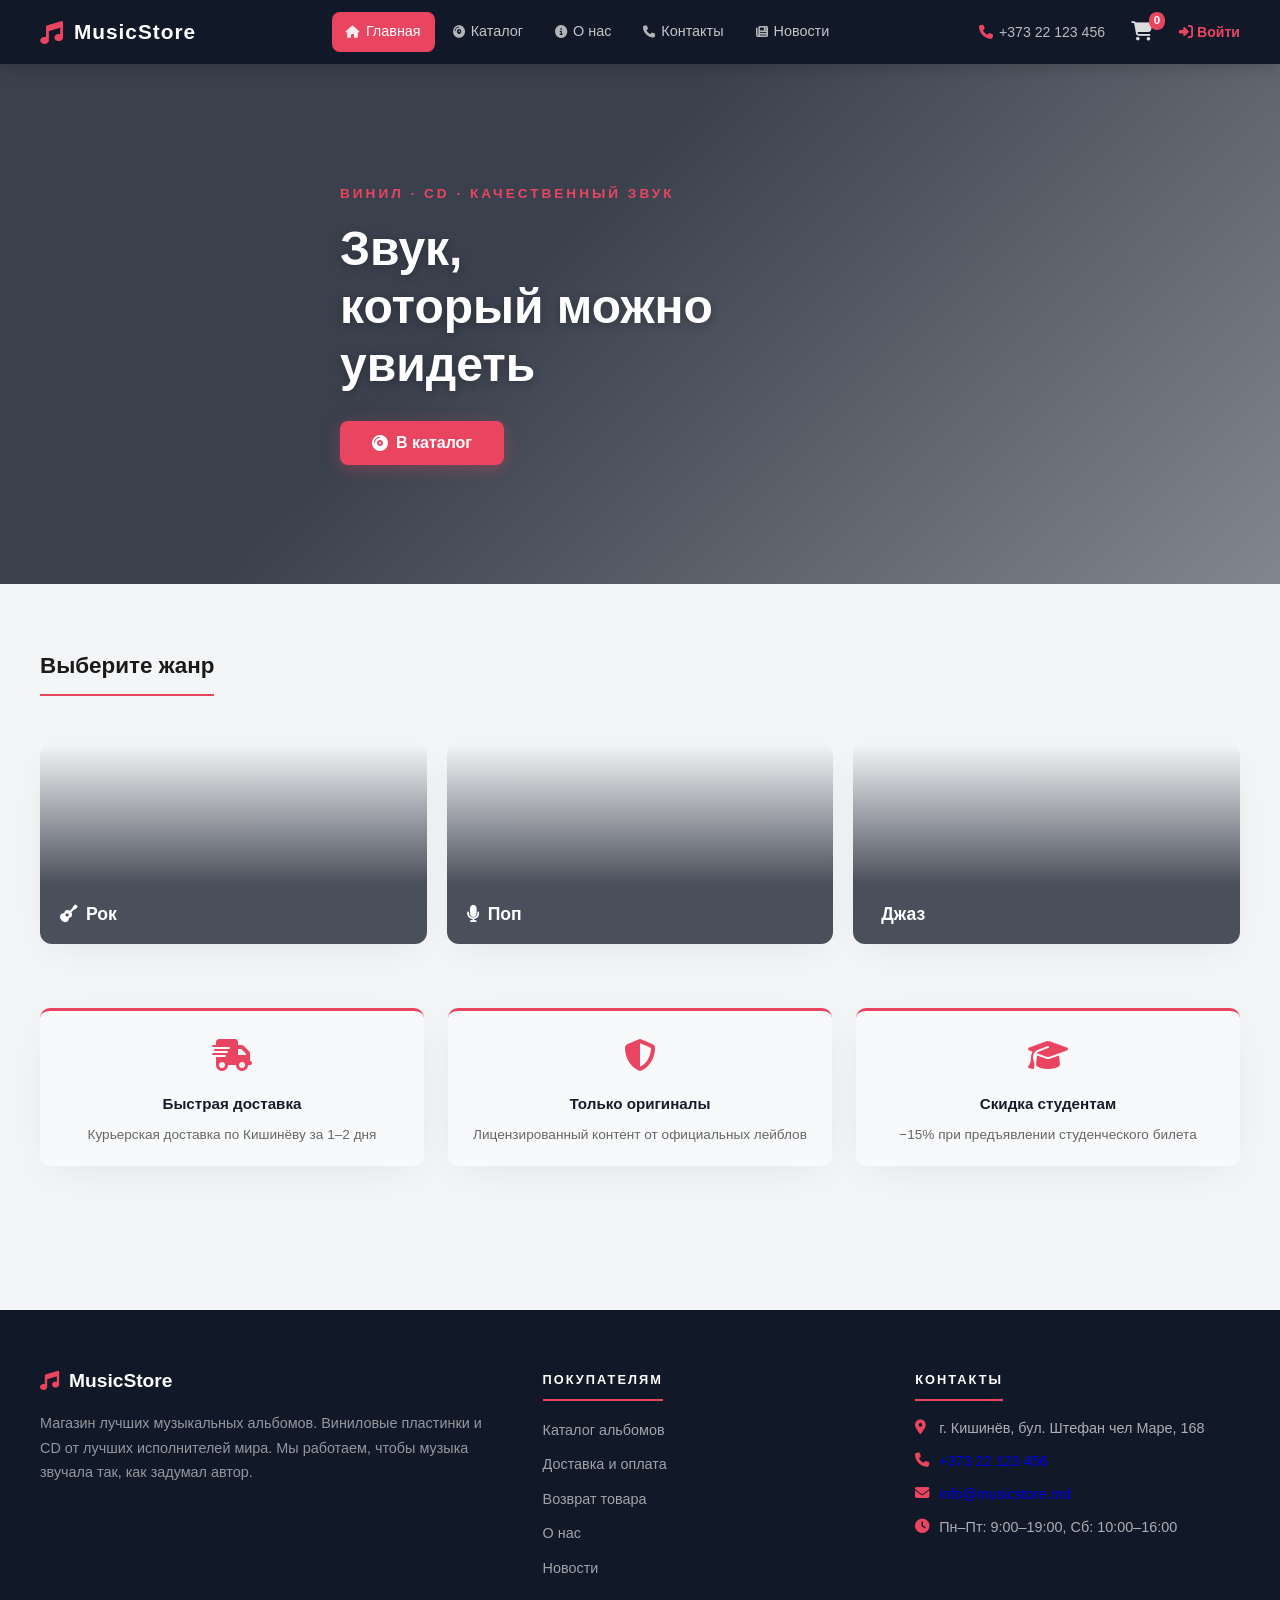
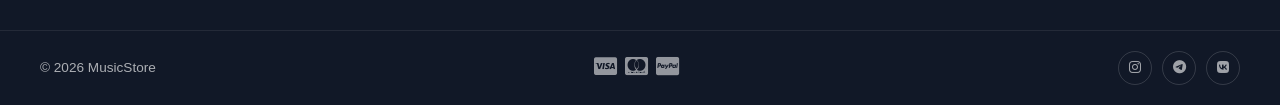
<file: index.html>
﻿<!DOCTYPE html>
<html lang="ru">
<head>
    <meta charset="UTF-8">
    <meta name="viewport" content="width=device-width, initial-scale=1.0">
    <title>MusicStore - Главная</title>
    <link rel="stylesheet" href="style/common.css">
    <link rel="stylesheet" href="index.css">
    <link rel="stylesheet" href="https://cdnjs.cloudflare.com/ajax/libs/font-awesome/6.5.0/css/all.min.css">
</head>
<body>

<header class="site-header">
    <div class="container">
        <a href="index.html" class="site-logo">
            <i class="fa-solid fa-music"></i> MusicStore
        </a>
        <ul class="top-nav">
            <li><a href="index.html" class="active"><i class="fa-solid fa-house"></i> Главная</a></li>
            <li><a href="pages/catalog/catalog.html"><i class="fa-solid fa-compact-disc"></i> Каталог</a></li>
            <li><a href="pages/about/about.html"><i class="fa-solid fa-circle-info"></i> О нас</a></li>
            <li><a href="pages/contacts/contacts.html"><i class="fa-solid fa-phone"></i> Контакты</a></li>
            <li><a href="pages/news/news.html"><i class="fa-solid fa-newspaper"></i> Новости</a></li>
        </ul>
        <div class="header-right">
            <span class="header-phone"><i class="fa-solid fa-phone"></i> +373 22 123 456</span>
            <a href="pages/contacts/contacts.html" class="cart-btn">
                <i class="fa-solid fa-cart-shopping"></i>
                <span class="cart-badge">0</span>
            </a>
            <span id="auth-area"></span>
        </div>
    </div>
</header>

<section class="hero">
    <div class="hero-overlay"></div>
    <div class="container hero-content">
        <p class="hero-tagline">Винил · CD · Качественный звук</p>
        <h1>Звук,<br>который можно<br>увидеть</h1>
        <a href="pages/catalog/catalog.html" class="btn btn-primary hero-cta">
            <i class="fa-solid fa-compact-disc"></i> В каталог
        </a>
    </div>
</section>

<main class="main-wrap">
    <div class="container">

        <section class="genres-section">
            <h2 class="section-title">Выберите жанр</h2>
            <div class="genres-grid">
                <a href="pages/catalog/catalog.html" class="genre-card" style="background-image:url('https://images.unsplash.com/photo-1498038432885-c6f3f1b912ee?w=600&q=70')">
                    <div class="genre-overlay"></div>
                    <span class="genre-label"><i class="fa-solid fa-guitar"></i> Рок</span>
                </a>
                <a href="pages/catalog/catalog.html" class="genre-card" style="background-image:url('https://images.unsplash.com/photo-1493225457124-a3eb161ffa5f?w=600&q=70')">
                    <div class="genre-overlay"></div>
                    <span class="genre-label"><i class="fa-solid fa-microphone"></i> Поп</span>
                </a>
                <a href="pages/catalog/catalog.html" class="genre-card" style="background-image:url('https://images.unsplash.com/photo-1415201364774-f6f0bb35f28f?w=600&q=70')">
                    <div class="genre-overlay"></div>
                    <span class="genre-label"><i class="fa-solid fa-saxophone"></i> Джаз</span>
                </a>
            </div>
        </section>

        <section class="features-section">
            <div class="feature-card">
                <span class="feature-icon"><i class="fa-solid fa-truck-fast"></i></span>
                <h4>Быстрая доставка</h4>
                <p>Курьерская доставка по Кишинёву за 1–2 дня</p>
            </div>
            <div class="feature-card">
                <span class="feature-icon"><i class="fa-solid fa-shield-halved"></i></span>
                <h4>Только оригиналы</h4>
                <p>Лицензированный контент от официальных лейблов</p>
            </div>
            <div class="feature-card">
                <span class="feature-icon"><i class="fa-solid fa-graduation-cap"></i></span>
                <h4>Скидка студентам</h4>
                <p>−15% при предъявлении студенческого билета</p>
            </div>
        </section>

    </div>
</main>

<footer class="site-footer">
    <div class="footer-top">
        <div class="container">
            <div class="footer-col">
                <div class="footer-logo"><i class="fa-solid fa-music"></i> MusicStore</div>
                <p class="footer-about">Магазин лучших музыкальных альбомов. Виниловые пластинки и CD от лучших исполнителей мира. Мы работаем, чтобы музыка звучала так, как задумал автор.</p>
            </div>
            <div class="footer-col">
                <h4>Покупателям</h4>
                <ul class="footer-links">
                    <li><a href="pages/catalog/catalog.html">Каталог альбомов</a></li>
                    <li><a href="pages/contacts/contacts.html">Доставка и оплата</a></li>
                    <li><a href="pages/contacts/contacts.html">Возврат товара</a></li>
                    <li><a href="pages/about/about.html">О нас</a></li>
                    <li><a href="pages/news/news.html">Новости</a></li>
                </ul>
            </div>
            <div class="footer-col">
                <h4>Контакты</h4>
                <div class="footer-contact-item"><i class="fa-solid fa-location-dot"></i><span>г. Кишинёв, бул. Штефан чел Маре, 168</span></div>
                <div class="footer-contact-item"><i class="fa-solid fa-phone"></i><a href="tel:+37322123456">+373 22 123 456</a></div>
                <div class="footer-contact-item"><i class="fa-solid fa-envelope"></i><a href="mailto:info@musicstore.md">info@musicstore.md</a></div>
                <div class="footer-contact-item"><i class="fa-solid fa-clock"></i><span>Пн–Пт: 9:00–19:00,&nbsp;Сб: 10:00–16:00</span></div>
            </div>
        </div>
    </div>
    <div class="footer-bottom">
        <div class="container">
            <span class="footer-copy">&copy; 2026 MusicStore</span>
            <div class="footer-payments">
                <i class="fa-brands fa-cc-visa"></i>
                <i class="fa-brands fa-cc-mastercard"></i>
                <i class="fa-brands fa-cc-paypal"></i>
            </div>
            <div class="footer-social">
                <a href="#" aria-label="Instagram"><i class="fa-brands fa-instagram"></i></a>
                <a href="#" aria-label="Telegram"><i class="fa-brands fa-telegram"></i></a>
                <a href="#" aria-label="VK"><i class="fa-brands fa-vk"></i></a>
            </div>
        </div>
    </div>
</footer>

<script src="pages/auth/auth-nav.js"></script>
</body>
</html>
</file>
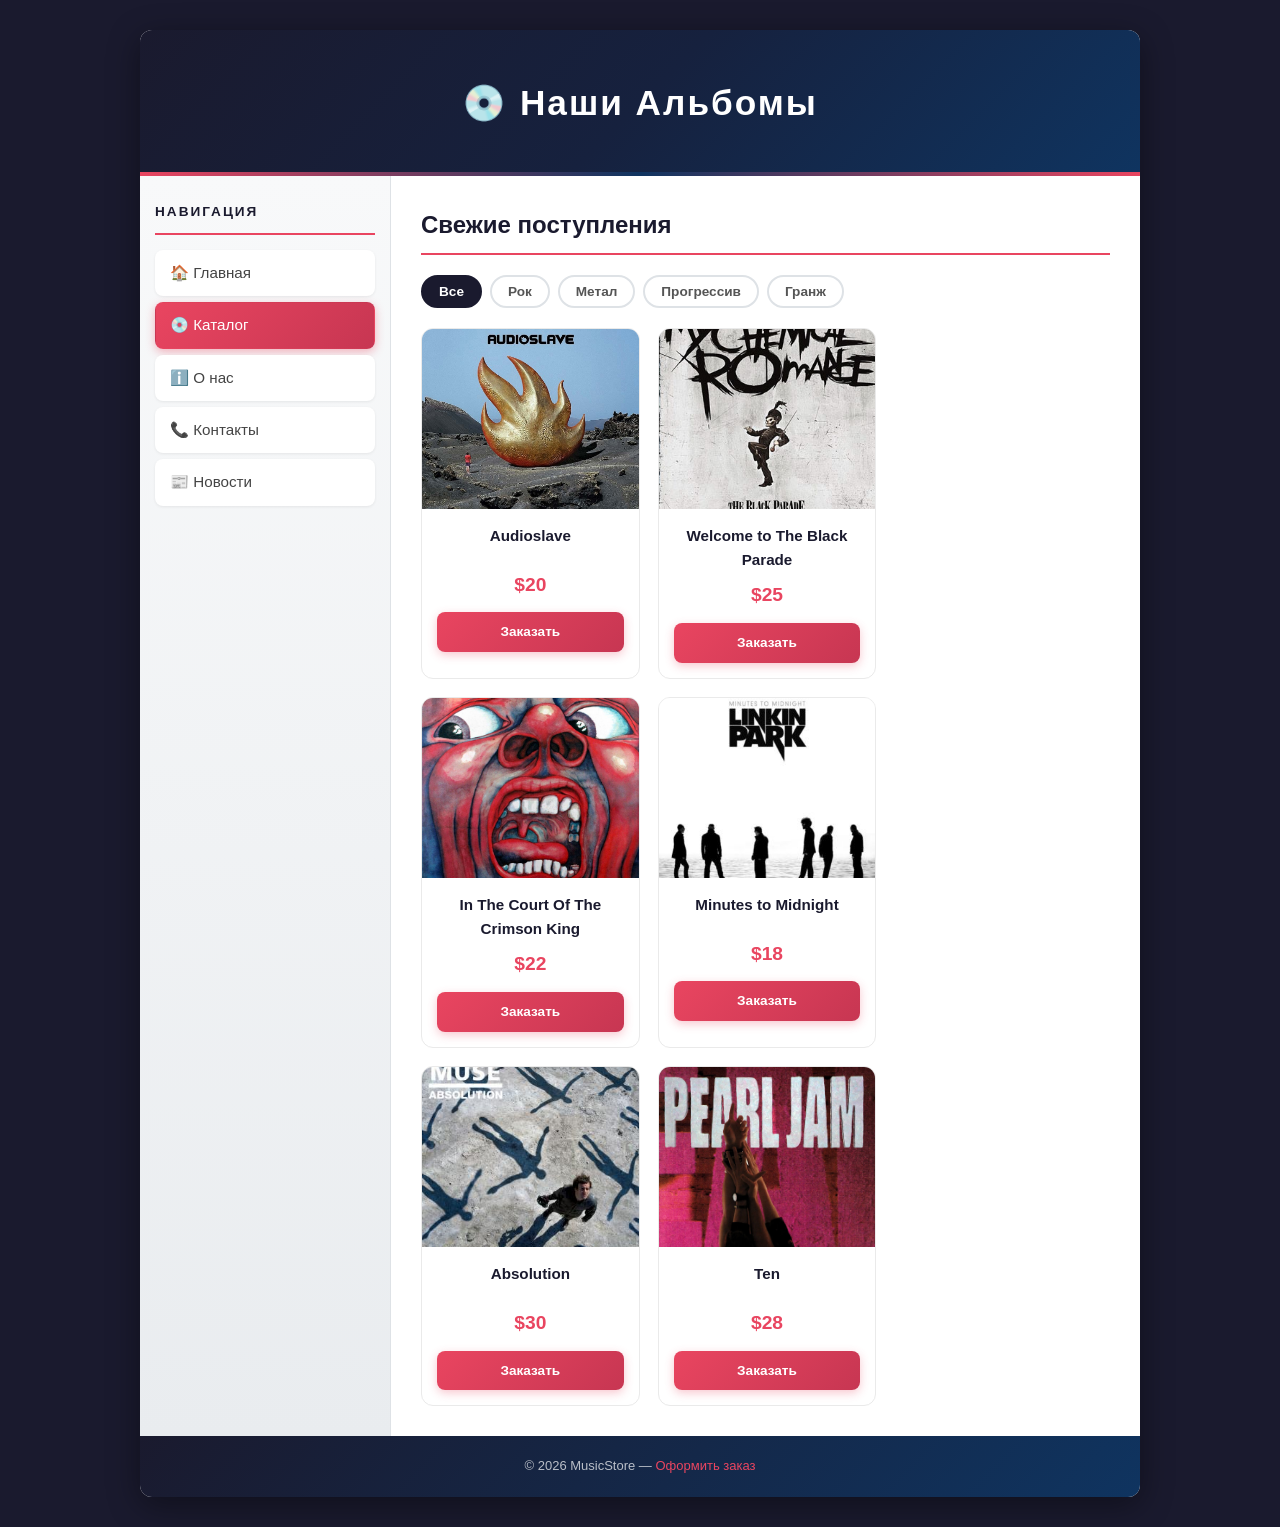
<file: catalog.html>
<!DOCTYPE html>
<html lang="ru">
<head>
    <meta charset="UTF-8">
    <title>MusicStore - Каталог</title>
    <link rel="stylesheet" href="css/catalog.css">
</head>
<body>

<div class="wrapper">
    <div class="header">
        <h1>💿 Наши Альбомы</h1>
    </div>

    <div class="main-content">
        <div class="sidebar">
            <h3>Навигация</h3>
            <ul class="nav-list">
                <li><a href="index.html">🏠 Главная</a></li>
                <li><a href="catalog.html" class="active">💿 Каталог</a></li>
                <li><a href="about.html">ℹ️ О нас</a></li>
                <li><a href="contacts.html">📞 Контакты</a></li>
                <li><a href="news.html">📰 Новости</a></li>
            </ul>
        </div>

        <div class="content">
            <h2>Свежие поступления</h2>

            <div class="filter-bar">
                <button class="filter-btn active">Все</button>
                <button class="filter-btn">Рок</button>
                <button class="filter-btn">Метал</button>
                <button class="filter-btn">Прогрессив</button>
                <button class="filter-btn">Гранж</button>
            </div>

            <div class="catalog-grid">
                <div class="catalog-item">
                    <div class="catalog-item-img-wrap">
                        <a href="contacts.html">
                            <img src="assets/img/Audioslave-debut-album-cover-artwork-web-optimised-820-820x820.jpg" alt="Audioslave">
                        </a>
                    </div>
                    <div class="catalog-item-body">
                        <h3>Audioslave</h3>
                        <p class="price">$20</p>
                        <a href="contacts.html" class="order-btn">Заказать</a>
                    </div>
                </div>

                <div class="catalog-item">
                    <div class="catalog-item-img-wrap">
                        <a href="contacts.html">
                            <img src="assets/img/Blackparadecover.jpg" alt="My Chemical Romance">
                        </a>
                    </div>
                    <div class="catalog-item-body">
                        <h3>Welcome to The Black Parade</h3>
                        <p class="price">$25</p>
                        <a href="contacts.html" class="order-btn">Заказать</a>
                    </div>
                </div>

                <div class="catalog-item">
                    <div class="catalog-item-img-wrap">
                        <a href="contacts.html">
                            <img src="assets/img/inthecourtofthecrimsonking.jpg" alt="King Crimson">
                        </a>
                    </div>
                    <div class="catalog-item-body">
                        <h3>In The Court Of The Crimson King</h3>
                        <p class="price">$22</p>
                        <a href="contacts.html" class="order-btn">Заказать</a>
                    </div>
                </div>

                <div class="catalog-item">
                    <div class="catalog-item-img-wrap">
                        <a href="contacts.html">
                            <img src="assets/img/Minutes_to_Midnight_cover.jpg" alt="Linkin Park">
                        </a>
                    </div>
                    <div class="catalog-item-body">
                        <h3>Minutes to Midnight</h3>
                        <p class="price">$18</p>
                        <a href="contacts.html" class="order-btn">Заказать</a>
                    </div>
                </div>

                <div class="catalog-item">
                    <div class="catalog-item-img-wrap">
                        <a href="contacts.html">
                            <img src="assets/img/MuseAbsAlbCov.jpg" alt="Muse">
                        </a>
                    </div>
                    <div class="catalog-item-body">
                        <h3>Absolution</h3>
                        <p class="price">$30</p>
                        <a href="contacts.html" class="order-btn">Заказать</a>
                    </div>
                </div>

                <div class="catalog-item">
                    <div class="catalog-item-img-wrap">
                        <a href="contacts.html">
                            <img src="assets/img/PearlJam-Ten.jpg" alt="Pearl Jam">
                        </a>
                    </div>
                    <div class="catalog-item-body">
                        <h3>Ten</h3>
                        <p class="price">$28</p>
                        <a href="contacts.html" class="order-btn">Заказать</a>
                    </div>
                </div>
            </div>
        </div>
    </div>

    <div class="footer">
        &copy; 2026 MusicStore &mdash; <a href="contacts.html">Оформить заказ</a>
    </div>
</div>

</body>
</html>
</file>
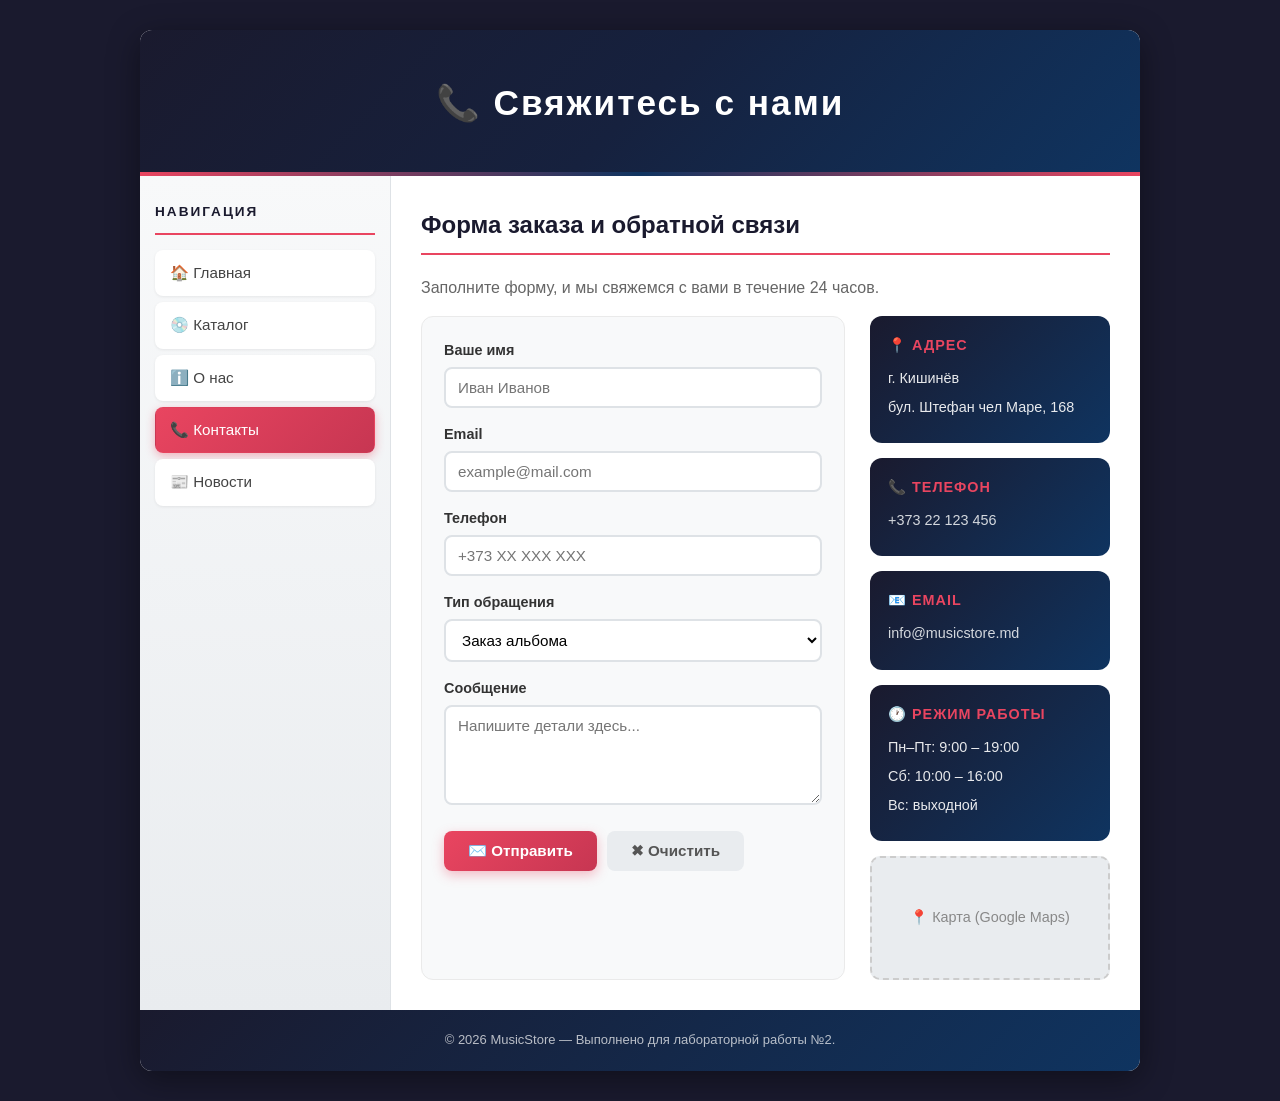
<file: contacts.html>
<!DOCTYPE html>
<html lang="ru">
<head>
    <meta charset="UTF-8">
    <title>MusicStore - Контакты</title>
    <link rel="stylesheet" href="css/contacts.css">
</head>
<body>

<div class="wrapper">
    <div class="header">
        <h1>📞 Свяжитесь с нами</h1>
    </div>

    <div class="main-content">
        <div class="sidebar">
            <h3>Навигация</h3>
            <ul class="nav-list">
                <li><a href="index.html">🏠 Главная</a></li>
                <li><a href="catalog.html">💿 Каталог</a></li>
                <li><a href="about.html">ℹ️ О нас</a></li>
                <li><a href="contacts.html" class="active">📞 Контакты</a></li>
                <li><a href="news.html">📰 Новости</a></li>
            </ul>
        </div>

        <div class="content">
            <h2>Форма заказа и обратной связи</h2>
            <p style="color:#666; margin-top:0;">Заполните форму, и мы свяжемся с вами в течение 24 часов.</p>

            <div class="contacts-layout">
                <form action="#" class="contact-form">
                    <div class="form-group">
                        <label for="userName">Ваше имя</label>
                        <input type="text" id="userName" name="name" placeholder="Иван Иванов">
                    </div>
                    <div class="form-group">
                        <label for="userEmail">Email</label>
                        <input type="email" id="userEmail" name="email" placeholder="example@mail.com">
                    </div>
                    <div class="form-group">
                        <label for="userPhone">Телефон</label>
                        <input type="tel" id="userPhone" name="phone" placeholder="+373 XX XXX XXX">
                    </div>
                    <div class="form-group">
                        <label for="reqType">Тип обращения</label>
                        <select id="reqType" name="type">
                            <option>Заказ альбома</option>
                            <option>Вопрос о наличии</option>
                            <option>Жалоба</option>
                            <option>Предложение</option>
                        </select>
                    </div>
                    <div class="form-group">
                        <label for="userMessage">Сообщение</label>
                        <textarea id="userMessage" name="message" rows="4" placeholder="Напишите детали здесь..."></textarea>
                    </div>
                    <div class="form-actions">
                        <button type="submit" class="btn btn-submit">✉️ Отправить</button>
                        <button type="reset" class="btn btn-reset">✖ Очистить</button>
                    </div>
                </form>

                <div class="contact-info-panel">
                    <div class="info-card">
                        <h4>📍 Адрес</h4>
                        <p>г. Кишинёв</p>
                        <p>бул. Штефан чел Маре, 168</p>
                    </div>
                    <div class="info-card">
                        <h4>📞 Телефон</h4>
                        <p><a href="tel:+37322123456">+373 22 123 456</a></p>
                    </div>
                    <div class="info-card">
                        <h4>📧 Email</h4>
                        <p><a href="mailto:info@musicstore.md">info@musicstore.md</a></p>
                    </div>
                    <div class="info-card">
                        <h4>🕐 Режим работы</h4>
                        <p>Пн–Пт: 9:00 – 19:00</p>
                        <p>Сб: 10:00 – 16:00</p>
                        <p>Вс: выходной</p>
                    </div>
                    <div class="map-embed">
                        📍 Карта (Google Maps)
                    </div>
                </div>
            </div>
        </div>
    </div>

    <div class="footer">
        &copy; 2026 MusicStore &mdash; Выполнено для лабораторной работы №2.
    </div>
</div>

</body>
</html>
</file>
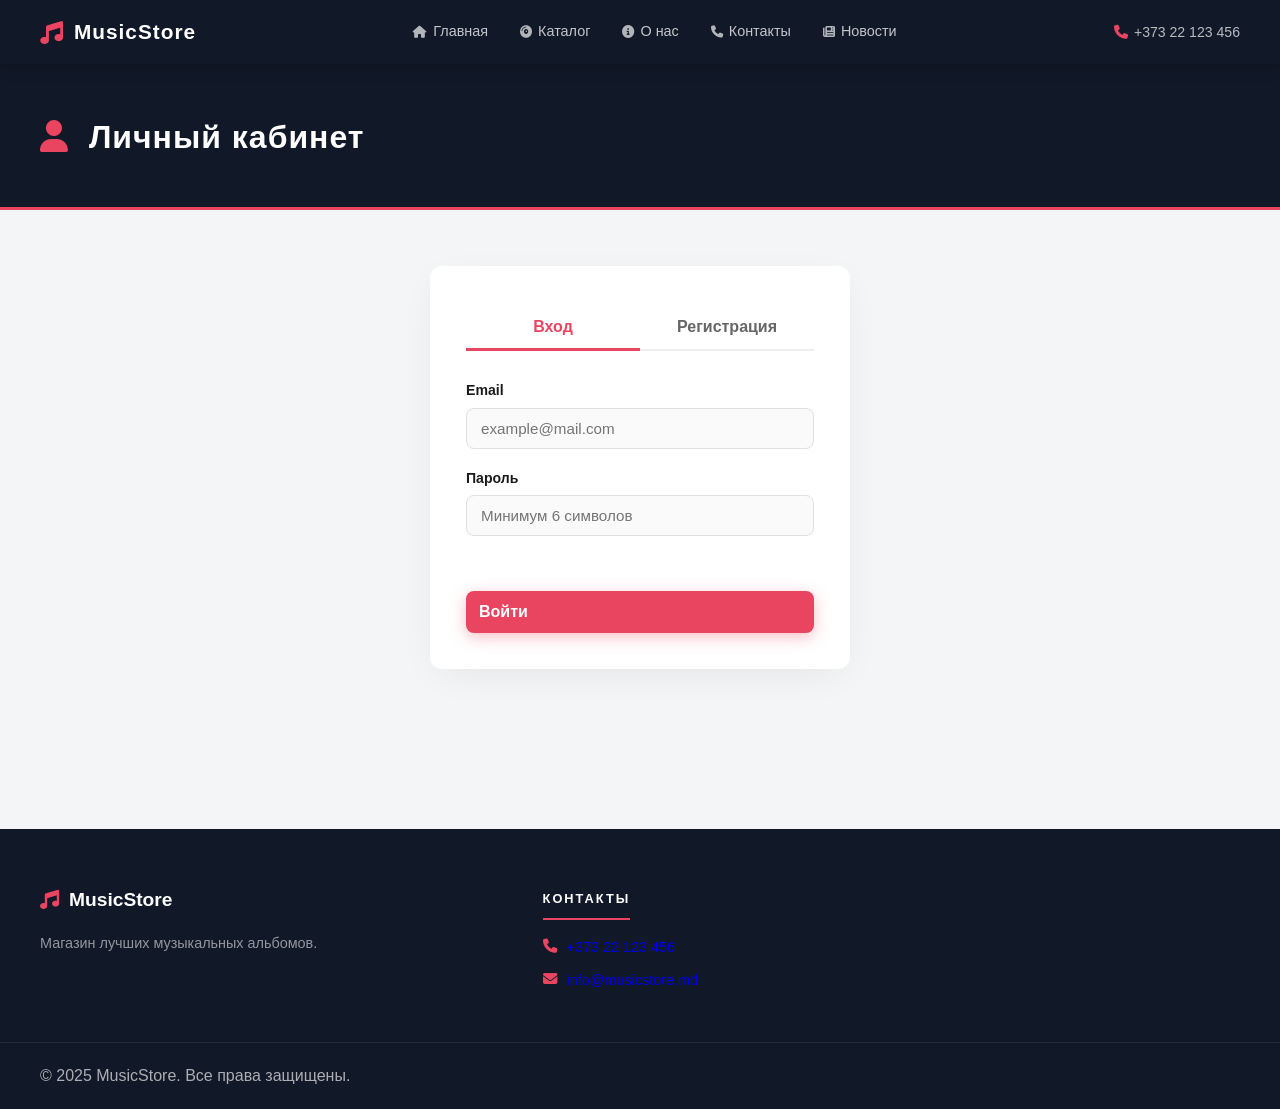
<file: pages/auth/auth.html>
<!DOCTYPE html>
<html lang="ru">
<head>
    <meta charset="UTF-8">
    <meta name="viewport" content="width=device-width, initial-scale=1.0">
    <title>MusicStore - Вход</title>
    <link rel="stylesheet" href="../../style/common.css">
    <link rel="stylesheet" href="auth.css">
    <link rel="stylesheet" href="https://cdnjs.cloudflare.com/ajax/libs/font-awesome/6.5.0/css/all.min.css">
</head>
<body>

<header class="site-header">
    <div class="container">
        <a href="../../index.html" class="site-logo">
            <i class="fa-solid fa-music"></i> MusicStore
        </a>
        <ul class="top-nav">
            <li><a href="../../index.html"><i class="fa-solid fa-house"></i> Главная</a></li>
            <li><a href="../catalog/catalog.html"><i class="fa-solid fa-compact-disc"></i> Каталог</a></li>
            <li><a href="../about/about.html"><i class="fa-solid fa-circle-info"></i> О нас</a></li>
            <li><a href="../contacts/contacts.html"><i class="fa-solid fa-phone"></i> Контакты</a></li>
            <li><a href="../news/news.html"><i class="fa-solid fa-newspaper"></i> Новости</a></li>
        </ul>
        <div class="header-right">
            <span class="header-phone"><i class="fa-solid fa-phone"></i> +373 22 123 456</span>
        </div>
    </div>
</header>

<div class="page-hero">
    <div class="container">
        <h1><i class="fa-solid fa-user"></i> Личный кабинет</h1>
    </div>
</div>

<main class="auth-main">
    <div class="container">
        <div class="auth-card">

            <div class="auth-tabs">
                <button class="auth-tab active" data-tab="login">Вход</button>
                <button class="auth-tab" data-tab="register">Регистрация</button>
            </div>

            <!-- Login Form -->
            <form class="auth-form" id="login-form">
                <div class="form-group">
                    <label for="login-email">Email</label>
                    <input type="email" id="login-email" placeholder="example@mail.com" required>
                    <span class="field-error" id="err-login-email"></span>
                </div>
                <div class="form-group">
                    <label for="login-password">Пароль</label>
                    <input type="password" id="login-password" placeholder="Минимум 6 символов" required>
                    <span class="field-error" id="err-login-password"></span>
                </div>
                <div class="auth-error" id="login-error"></div>
                <button type="submit" class="btn btn-primary auth-submit">Войти</button>
            </form>

            <!-- Register Form -->
            <form class="auth-form" id="register-form" style="display:none">
                <div class="form-group">
                    <label for="reg-name">Ваше имя</label>
                    <input type="text" id="reg-name" placeholder="Иван Иванов" required>
                    <span class="field-error" id="err-reg-name"></span>
                </div>
                <div class="form-group">
                    <label for="reg-email">Email</label>
                    <input type="email" id="reg-email" placeholder="example@mail.com" required>
                    <span class="field-error" id="err-reg-email"></span>
                </div>
                <div class="form-group">
                    <label for="reg-password">Пароль</label>
                    <input type="password" id="reg-password" placeholder="Минимум 6 символов" required>
                    <span class="field-error" id="err-reg-password"></span>
                </div>
                <div class="form-group">
                    <label for="reg-password2">Повторите пароль</label>
                    <input type="password" id="reg-password2" placeholder="Повторите пароль" required>
                    <span class="field-error" id="err-reg-password2"></span>
                </div>
                <div class="auth-error" id="register-error"></div>
                <button type="submit" class="btn btn-primary auth-submit">Зарегистрироваться</button>
            </form>

        </div>
    </div>
</main>

<footer class="site-footer">
    <div class="footer-top">
        <div class="container">
            <div class="footer-col">
                <div class="footer-logo"><i class="fa-solid fa-music"></i> MusicStore</div>
                <p class="footer-about">Магазин лучших музыкальных альбомов.</p>
            </div>
            <div class="footer-col">
                <h4>Контакты</h4>
                <div class="footer-contact-item"><i class="fa-solid fa-phone"></i><a href="tel:+37322123456">+373 22 123 456</a></div>
                <div class="footer-contact-item"><i class="fa-solid fa-envelope"></i><a href="mailto:info@musicstore.md">info@musicstore.md</a></div>
            </div>
        </div>
    </div>
    <div class="footer-bottom">
        <div class="container">&copy; 2025 MusicStore. Все права защищены.</div>
    </div>
</footer>

<script src="auth.js"></script>

</body>
</html>
</file>
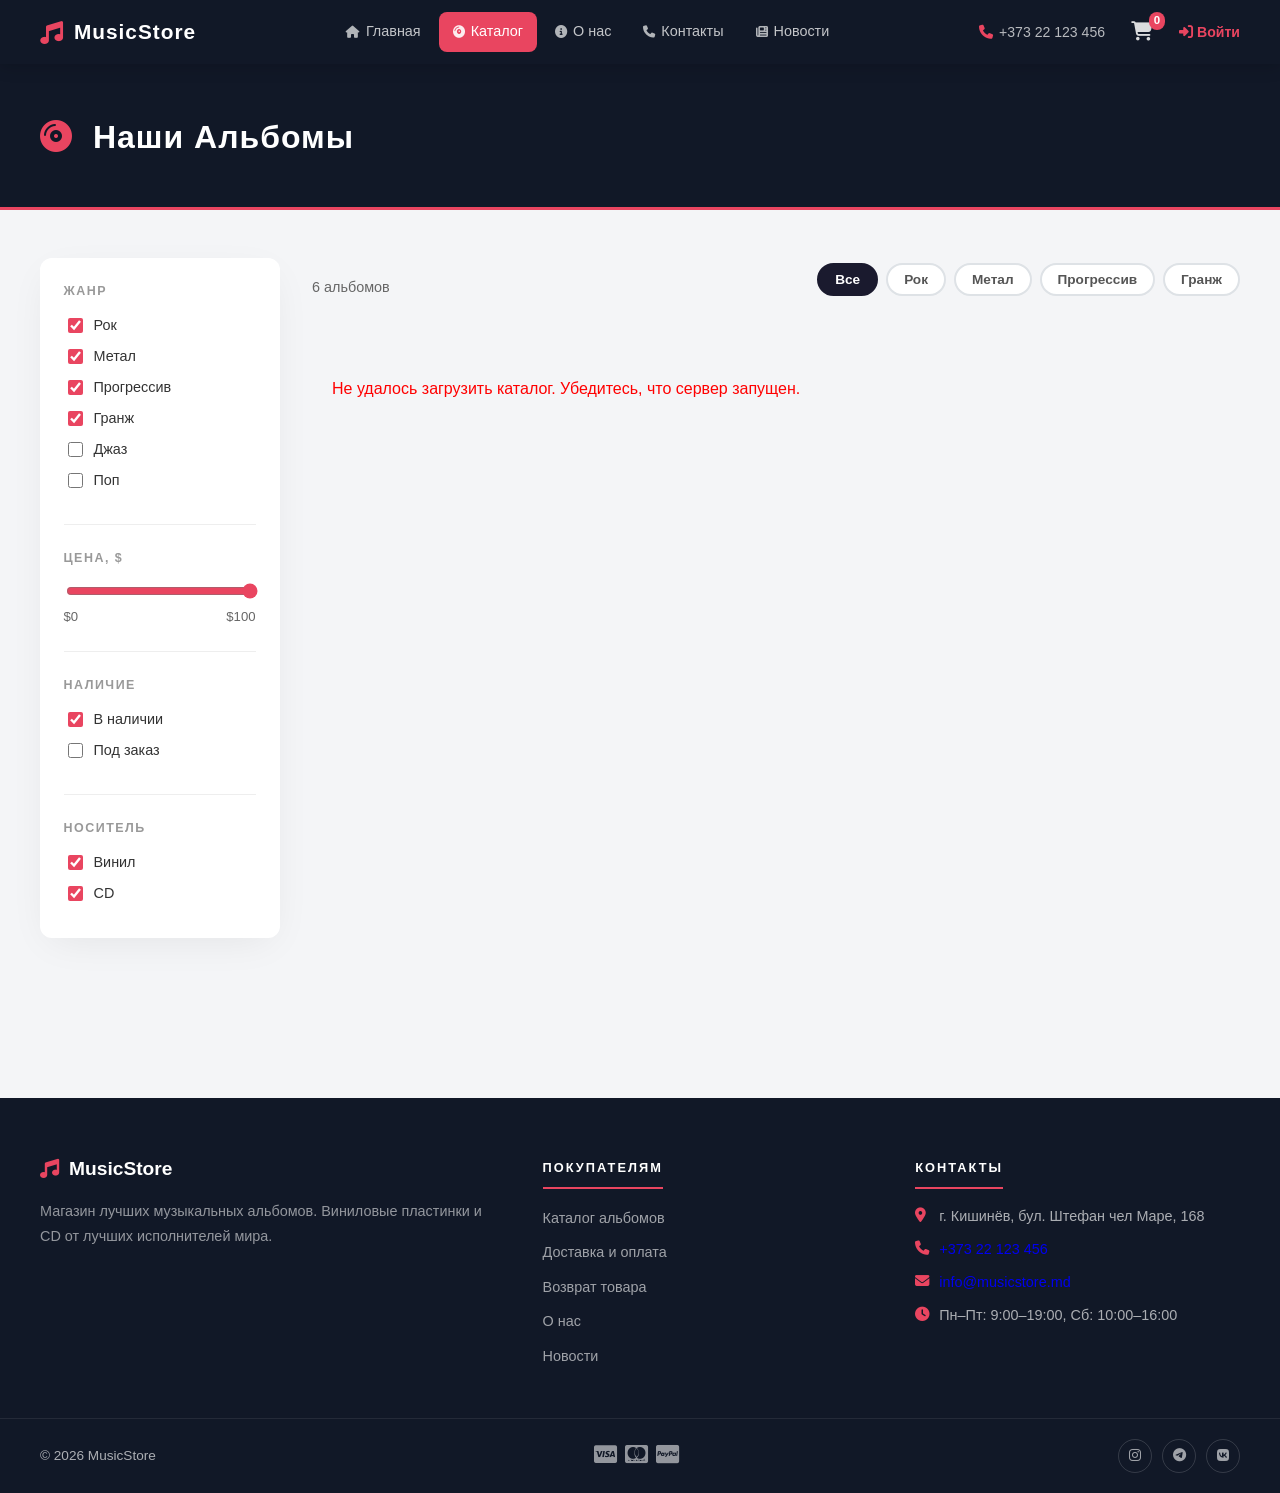
<file: pages/catalog/catalog.html>
﻿<!DOCTYPE html>
<html lang="ru">
<head>
    <meta charset="UTF-8">
    <meta name="viewport" content="width=device-width, initial-scale=1.0">
    <title>MusicStore - Каталог</title>
    <link rel="stylesheet" href="../../style/common.css">
    <link rel="stylesheet" href="catalog.css">
    <link rel="stylesheet" href="https://cdnjs.cloudflare.com/ajax/libs/font-awesome/6.5.0/css/all.min.css">
</head>
<body>

<header class="site-header">
    <div class="container">
        <a href="../../index.html" class="site-logo">
            <i class="fa-solid fa-music"></i> MusicStore
        </a>
        <ul class="top-nav">
            <li><a href="../../index.html"><i class="fa-solid fa-house"></i> Главная</a></li>
            <li><a href="catalog.html" class="active"><i class="fa-solid fa-compact-disc"></i> Каталог</a></li>
            <li><a href="../about/about.html"><i class="fa-solid fa-circle-info"></i> О нас</a></li>
            <li><a href="../contacts/contacts.html"><i class="fa-solid fa-phone"></i> Контакты</a></li>
            <li><a href="../news/news.html"><i class="fa-solid fa-newspaper"></i> Новости</a></li>
        </ul>
        <div class="header-right">
            <span class="header-phone"><i class="fa-solid fa-phone"></i> +373 22 123 456</span>
            <a href="../contacts/contacts.html" class="cart-btn" id="cart-toggle">
                <i class="fa-solid fa-cart-shopping"></i>
                <span class="cart-badge">0</span>
            </a>
            <span id="auth-area"></span>
        </div>
    </div>
</header>

<div class="page-hero">
    <div class="container">
        <h1><i class="fa-solid fa-compact-disc"></i> Наши Альбомы</h1>
    </div>
</div>

<main class="catalog-main">
    <div class="container catalog-layout">

        <aside class="catalog-sidebar">
            <div class="filter-group">
                <h4 class="filter-title">Жанр</h4>
                <label class="filter-check"><input type="checkbox" class="genre-check" data-genre="rock" checked> Рок</label>
                <label class="filter-check"><input type="checkbox" class="genre-check" data-genre="metal" checked> Метал</label>
                <label class="filter-check"><input type="checkbox" class="genre-check" data-genre="prog" checked> Прогрессив</label>
                <label class="filter-check"><input type="checkbox" class="genre-check" data-genre="grunge" checked> Гранж</label>
                <label class="filter-check"><input type="checkbox" class="genre-check" data-genre="jazz"> Джаз</label>
                <label class="filter-check"><input type="checkbox" class="genre-check" data-genre="pop"> Поп</label>
            </div>
            <div class="filter-group">
                <h4 class="filter-title">Цена, $</h4>
                <div class="price-range">
                    <input type="range" min="0" max="100" value="100" class="price-slider" id="price-slider">
                    <div class="price-labels"><span>$0</span><span id="price-val">$100</span></div>
                </div>
            </div>
            <div class="filter-group">
                <h4 class="filter-title">Наличие</h4>
                <label class="filter-check"><input type="checkbox" checked> В наличии</label>
                <label class="filter-check"><input type="checkbox"> Под заказ</label>
            </div>
            <div class="filter-group">
                <h4 class="filter-title">Носитель</h4>
                <label class="filter-check"><input type="checkbox" checked> Винил</label>
                <label class="filter-check"><input type="checkbox" checked> CD</label>
            </div>
        </aside>

        <section class="catalog-section">
            <div class="catalog-toolbar">
                <span class="catalog-count">6 альбомов</span>
                <div class="filter-bar">
                    <button class="filter-btn active">Все</button>
                    <button class="filter-btn">Рок</button>
                    <button class="filter-btn">Метал</button>
                    <button class="filter-btn">Прогрессив</button>
                    <button class="filter-btn">Гранж</button>
                </div>
            </div>

            <div class="catalog-grid">

                <div class="catalog-item" data-genre="rock">
                    <div class="catalog-item-img-wrap">
                        <span class="badge badge-new">New</span>
                        <a href="../contacts/contacts.html">
                            <img src="../../assets/img/Audioslave-debut-album-cover-artwork-web-optimised-820-820x820.jpg" alt="Audioslave">
                        </a>
                    </div>
                    <div class="catalog-item-body">
                        <h3>Audioslave</h3>
                        <p class="price">$20</p>
                        <a href="../contacts/contacts.html" class="btn btn-primary order-btn">Заказать</a>
                    </div>
                </div>

                <div class="catalog-item" data-genre="rock">
                    <div class="catalog-item-img-wrap">
                        <span class="badge badge-hit">Хит</span>
                        <a href="../contacts/contacts.html">
                            <img src="../../assets/img/Blackparadecover.jpg" alt="My Chemical Romance">
                        </a>
                    </div>
                    <div class="catalog-item-body">
                        <h3>Welcome to The Black Parade</h3>
                        <p class="price">$25</p>
                        <a href="../contacts/contacts.html" class="btn btn-primary order-btn">Заказать</a>
                    </div>
                </div>

                <div class="catalog-item" data-genre="prog">
                    <div class="catalog-item-img-wrap">
                        <a href="../contacts/contacts.html">
                            <img src="../../assets/img/inthecourtofthecrimsonking.jpg" alt="King Crimson">
                        </a>
                    </div>
                    <div class="catalog-item-body">
                        <h3>In The Court Of The Crimson King</h3>
                        <p class="price">$22</p>
                        <a href="../contacts/contacts.html" class="btn btn-primary order-btn">Заказать</a>
                    </div>
                </div>

                <div class="catalog-item" data-genre="rock">
                    <div class="catalog-item-img-wrap">
                        <span class="badge badge-sale">-15%</span>
                        <a href="../contacts/contacts.html">
                            <img src="../../assets/img/Minutes_to_Midnight_cover.jpg" alt="Linkin Park">
                        </a>
                    </div>
                    <div class="catalog-item-body">
                        <h3>Minutes to Midnight</h3>
                        <p class="price">$18 <s class="old-price">$21</s></p>
                        <a href="../contacts/contacts.html" class="btn btn-primary order-btn">Заказать</a>
                    </div>
                </div>

                <div class="catalog-item" data-genre="rock">
                    <div class="catalog-item-img-wrap">
                        <span class="badge badge-hit">Хит</span>
                        <a href="../contacts/contacts.html">
                            <img src="../../assets/img/MuseAbsAlbCov.jpg" alt="Muse">
                        </a>
                    </div>
                    <div class="catalog-item-body">
                        <h3>Absolution</h3>
                        <p class="price">$30</p>
                        <a href="../contacts/contacts.html" class="btn btn-primary order-btn">Заказать</a>
                    </div>
                </div>

                <div class="catalog-item" data-genre="grunge">
                    <div class="catalog-item-img-wrap">
                        <span class="badge badge-new">New</span>
                        <a href="../contacts/contacts.html">
                            <img src="../../assets/img/PearlJam-Ten.jpg" alt="Pearl Jam">
                        </a>
                    </div>
                    <div class="catalog-item-body">
                        <h3>Ten</h3>
                        <p class="price">$28</p>
                        <a href="../contacts/contacts.html" class="btn btn-primary order-btn">Заказать</a>
                    </div>
                </div>

            </div>
        </section>
    </div>
</main>

<footer class="site-footer">
    <div class="footer-top">
        <div class="container">
            <div class="footer-col">
                <div class="footer-logo"><i class="fa-solid fa-music"></i> MusicStore</div>
                <p class="footer-about">Магазин лучших музыкальных альбомов. Виниловые пластинки и CD от лучших исполнителей мира.</p>
            </div>
            <div class="footer-col">
                <h4>Покупателям</h4>
                <ul class="footer-links">
                    <li><a href="catalog.html">Каталог альбомов</a></li>
                    <li><a href="../contacts/contacts.html">Доставка и оплата</a></li>
                    <li><a href="../contacts/contacts.html">Возврат товара</a></li>
                    <li><a href="../about/about.html">О нас</a></li>
                    <li><a href="../news/news.html">Новости</a></li>
                </ul>
            </div>
            <div class="footer-col">
                <h4>Контакты</h4>
                <div class="footer-contact-item"><i class="fa-solid fa-location-dot"></i><span>г. Кишинёв, бул. Штефан чел Маре, 168</span></div>
                <div class="footer-contact-item"><i class="fa-solid fa-phone"></i><a href="tel:+37322123456">+373 22 123 456</a></div>
                <div class="footer-contact-item"><i class="fa-solid fa-envelope"></i><a href="mailto:info@musicstore.md">info@musicstore.md</a></div>
                <div class="footer-contact-item"><i class="fa-solid fa-clock"></i><span>Пн–Пт: 9:00–19:00,&nbsp;Сб: 10:00–16:00</span></div>
            </div>
        </div>
    </div>
    <div class="footer-bottom">
        <div class="container">
            <span class="footer-copy">&copy; 2026 MusicStore</span>
            <div class="footer-payments">
                <i class="fa-brands fa-cc-visa"></i>
                <i class="fa-brands fa-cc-mastercard"></i>
                <i class="fa-brands fa-cc-paypal"></i>
            </div>
            <div class="footer-social">
                <a href="#" aria-label="Instagram"><i class="fa-brands fa-instagram"></i></a>
                <a href="#" aria-label="Telegram"><i class="fa-brands fa-telegram"></i></a>
                <a href="#" aria-label="VK"><i class="fa-brands fa-vk"></i></a>
            </div>
        </div>
    </div>
</footer>

<div id="toast"></div>

<div id="cart-overlay"></div>
<div id="cart-modal">
    <div class="cart-modal-header">
        <h3><i class="fa-solid fa-cart-shopping"></i> Корзина</h3>
        <button id="cart-close" aria-label="Закрыть">&times;</button>
    </div>
    <div id="cart-items-list"></div>
    <div class="cart-empty" id="cart-empty">Корзина пуста</div>
    <div class="cart-footer" id="cart-footer">
        <div class="cart-total">Итого: <strong id="cart-total-val">$0</strong></div>
        <button class="btn btn-primary cart-checkout-btn">
            <i class="fa-solid fa-paper-plane"></i> Оформить заказ
        </button>
    </div>
</div>

<script src="catalog.js"></script>
</body>
</html>
</file>
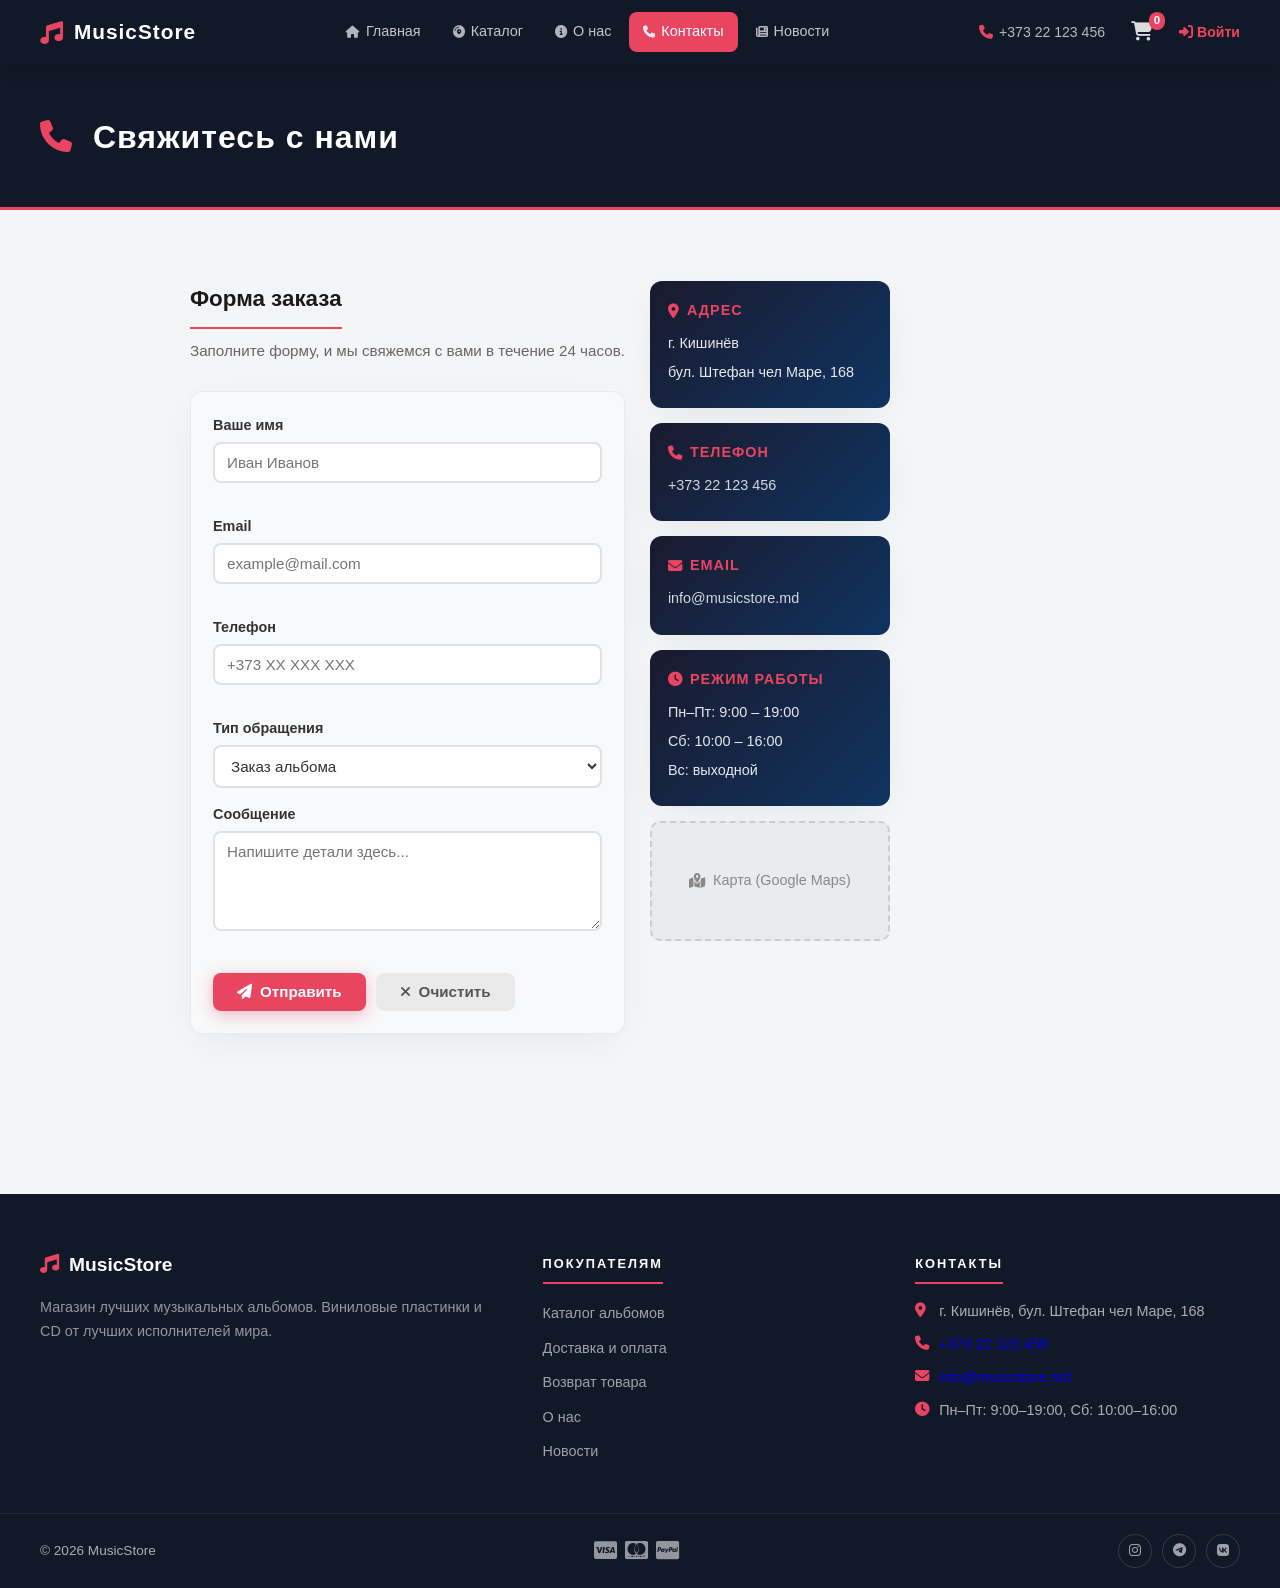
<file: pages/contacts/contacts.html>
﻿<!DOCTYPE html>
<html lang="ru">
<head>
    <meta charset="UTF-8">
    <meta name="viewport" content="width=device-width, initial-scale=1.0">
    <title>MusicStore - Контакты</title>
    <link rel="stylesheet" href="../../style/common.css">
    <link rel="stylesheet" href="contacts.css">
    <link rel="stylesheet" href="https://cdnjs.cloudflare.com/ajax/libs/font-awesome/6.5.0/css/all.min.css">
</head>
<body>

<header class="site-header">
    <div class="container">
        <a href="../../index.html" class="site-logo">
            <i class="fa-solid fa-music"></i> MusicStore
        </a>
        <ul class="top-nav">
            <li><a href="../../index.html"><i class="fa-solid fa-house"></i> Главная</a></li>
            <li><a href="../catalog/catalog.html"><i class="fa-solid fa-compact-disc"></i> Каталог</a></li>
            <li><a href="../about/about.html"><i class="fa-solid fa-circle-info"></i> О нас</a></li>
            <li><a href="contacts.html" class="active"><i class="fa-solid fa-phone"></i> Контакты</a></li>
            <li><a href="../news/news.html"><i class="fa-solid fa-newspaper"></i> Новости</a></li>
        </ul>
        <div class="header-right">
            <span class="header-phone"><i class="fa-solid fa-phone"></i> +373 22 123 456</span>
            <a href="contacts.html" class="cart-btn">
                <i class="fa-solid fa-cart-shopping"></i>
                <span class="cart-badge">0</span>
            </a>
            <span id="auth-area"></span>
        </div>
    </div>
</header>

<div class="page-hero">
    <div class="container">
        <h1><i class="fa-solid fa-phone"></i> Свяжитесь с нами</h1>
    </div>
</div>

<main class="contacts-main">
    <div class="container contacts-layout">

        <section class="contact-form-wrap">
            <h2 class="section-title">Форма заказа</h2>
            <p class="contacts-subtitle">Заполните форму, и мы свяжемся с вами в течение 24 часов.</p>
            <form action="#" class="contact-form" id="contact-form" novalidate>
                <div class="form-group">
                    <label for="userName">Ваше имя</label>
                    <input type="text" id="userName" name="name" placeholder="Иван Иванов">
                    <span class="field-error" id="err-name"></span>
                </div>
                <div class="form-group">
                    <label for="userEmail">Email</label>
                    <input type="email" id="userEmail" name="email" placeholder="example@mail.com">
                    <span class="field-error" id="err-email"></span>
                </div>
                <div class="form-group">
                    <label for="userPhone">Телефон</label>
                    <input type="tel" id="userPhone" name="phone" placeholder="+373 XX XXX XXX">
                    <span class="field-error" id="err-phone"></span>
                </div>
                <div class="form-group">
                    <label for="reqType">Тип обращения</label>
                    <select id="reqType" name="type">
                        <option>Заказ альбома</option>
                        <option>Вопрос о наличии</option>
                        <option>Жалоба</option>
                        <option>Предложение</option>
                    </select>
                </div>
                <div class="form-group">
                    <label for="userMessage">Сообщение</label>
                    <textarea id="userMessage" name="message" rows="4" placeholder="Напишите детали здесь..."></textarea>
                    <span class="field-error" id="err-message"></span>
                </div>
                <div class="form-actions">
                    <button type="submit" class="btn btn-primary"><i class="fa-solid fa-paper-plane"></i> Отправить</button>
                    <button type="reset" class="btn btn-secondary"><i class="fa-solid fa-xmark"></i> Очистить</button>
                </div>
            </form>
        </section>

        <aside class="contact-info-panel">
            <div class="info-card">
                <h4><i class="fa-solid fa-location-dot"></i> Адрес</h4>
                <p>г. Кишинёв</p>
                <p>бул. Штефан чел Маре, 168</p>
            </div>
            <div class="info-card">
                <h4><i class="fa-solid fa-phone"></i> Телефон</h4>
                <p><a href="tel:+37322123456">+373 22 123 456</a></p>
            </div>
            <div class="info-card">
                <h4><i class="fa-solid fa-envelope"></i> Email</h4>
                <p><a href="mailto:info@musicstore.md">info@musicstore.md</a></p>
            </div>
            <div class="info-card">
                <h4><i class="fa-solid fa-clock"></i> Режим работы</h4>
                <p>Пн–Пт: 9:00 – 19:00</p>
                <p>Сб: 10:00 – 16:00</p>
                <p>Вс: выходной</p>
            </div>
            <div class="map-embed">
                <i class="fa-solid fa-map-location-dot"></i> Карта (Google Maps)
            </div>
        </aside>

    </div>
</main>

<footer class="site-footer">
    <div class="footer-top">
        <div class="container">
            <div class="footer-col">
                <div class="footer-logo"><i class="fa-solid fa-music"></i> MusicStore</div>
                <p class="footer-about">Магазин лучших музыкальных альбомов. Виниловые пластинки и CD от лучших исполнителей мира.</p>
            </div>
            <div class="footer-col">
                <h4>Покупателям</h4>
                <ul class="footer-links">
                    <li><a href="../catalog/catalog.html">Каталог альбомов</a></li>
                    <li><a href="contacts.html">Доставка и оплата</a></li>
                    <li><a href="contacts.html">Возврат товара</a></li>
                    <li><a href="../about/about.html">О нас</a></li>
                    <li><a href="../news/news.html">Новости</a></li>
                </ul>
            </div>
            <div class="footer-col">
                <h4>Контакты</h4>
                <div class="footer-contact-item"><i class="fa-solid fa-location-dot"></i><span>г. Кишинёв, бул. Штефан чел Маре, 168</span></div>
                <div class="footer-contact-item"><i class="fa-solid fa-phone"></i><a href="tel:+37322123456">+373 22 123 456</a></div>
                <div class="footer-contact-item"><i class="fa-solid fa-envelope"></i><a href="mailto:info@musicstore.md">info@musicstore.md</a></div>
                <div class="footer-contact-item"><i class="fa-solid fa-clock"></i><span>Пн–Пт: 9:00–19:00,&nbsp;Сб: 10:00–16:00</span></div>
            </div>
        </div>
    </div>
    <div class="footer-bottom">
        <div class="container">
            <span class="footer-copy">&copy; 2026 MusicStore</span>
            <div class="footer-payments">
                <i class="fa-brands fa-cc-visa"></i>
                <i class="fa-brands fa-cc-mastercard"></i>
                <i class="fa-brands fa-cc-paypal"></i>
            </div>
            <div class="footer-social">
                <a href="#" aria-label="Instagram"><i class="fa-brands fa-instagram"></i></a>
                <a href="#" aria-label="Telegram"><i class="fa-brands fa-telegram"></i></a>
                <a href="#" aria-label="VK"><i class="fa-brands fa-vk"></i></a>
            </div>
        </div>
    </div>
</footer>

<script src="contacts.js"></script>
<script src="../auth/auth-nav.js"></script>
</body>
</html>
</file>
<file: style/common.css>
*, *::before, *::after { box-sizing: border-box; }

body {
    font-family: 'Segoe UI', Arial, sans-serif;
    background-color: #F4F5F7;
    margin: 0;
    color: #333333;
    line-height: 1.6;
    font-weight: 400;
}

a { text-decoration: none; }

:root {
    --clr-dark:    #111827;
    --clr-accent:  #E94560;
    --clr-accent2: #C73652;
    --clr-bg:      #F4F5F7;
    --clr-white:   #FFFFFF;
    --clr-text:    #333333;
    --clr-muted:   #666666;
    --shadow-soft: 0 10px 40px -10px rgba(0,0,0,0.08);
    --shadow-md:   0 4px 20px rgba(0,0,0,0.10);
    --radius:      12px;
    --container:   1200px;
}

.container {
    max-width: var(--container);
    width: calc(100% - 48px);
    margin-left: auto;
    margin-right: auto;
}

.site-header {
    background: var(--clr-dark);
    position: sticky;
    top: 0;
    z-index: 100;
    box-shadow: 0 2px 16px rgba(0,0,0,0.18);
}

.site-header .container {
    display: flex;
    align-items: center;
    gap: 32px;
    padding-top: 0;
    padding-bottom: 0;
    height: 64px;
}

.site-logo {
    display: flex;
    align-items: center;
    gap: 10px;
    color: #FFFFFF;
    font-size: 1.3em;
    font-weight: 700;
    letter-spacing: 1px;
    white-space: nowrap;
    flex-shrink: 0;
}

.site-logo i { color: var(--clr-accent); font-size: 1.1em; }

.top-nav {
    display: flex;
    list-style: none;
    margin: 0;
    padding: 0;
    gap: 4px;
    flex: 1;
    justify-content: center;
}

.top-nav a {
    display: flex;
    align-items: center;
    gap: 6px;
    padding: 8px 14px;
    color: rgba(255,255,255,0.75);
    font-size: 0.9em;
    border-radius: 8px;
    transition: background 0.2s, color 0.2s;
}

.top-nav a:hover { background: rgba(255,255,255,0.08); color: #fff; }

.top-nav a.active {
    background: var(--clr-accent);
    color: #fff;
}

.top-nav a i { font-size: 0.85em; opacity: 0.9; }

.header-right {
    display: flex;
    align-items: center;
    gap: 20px;
    margin-left: auto;
    flex-shrink: 0;
}

.header-phone {
    color: rgba(255,255,255,0.7);
    font-size: 0.88em;
    display: flex;
    align-items: center;
    gap: 6px;
}

.header-phone i { color: var(--clr-accent); }

.cart-btn {
    position: relative;
    color: rgba(255,255,255,0.85);
    font-size: 1.2em;
    line-height: 1;
    padding: 6px;
    transition: color 0.2s;
}

.cart-btn:hover { color: var(--clr-accent); }

.cart-badge {
    position: absolute;
    top: -4px;
    right: -6px;
    background: var(--clr-accent);
    color: #fff;
    font-size: 0.6em;
    font-weight: 700;
    line-height: 1;
    padding: 3px 5px;
    border-radius: 99px;
    min-width: 16px;
    text-align: center;
}

.auth-login-link,
.auth-logout-link,
.auth-link {
    color: var(--clr-accent);
    font-size: 0.88em;
    font-weight: 600;
    text-decoration: none;
    white-space: nowrap;
    transition: opacity 0.2s;
}
.auth-login-link:hover,
.auth-logout-link:hover { opacity: 0.75; }

.auth-user-name {
    color: rgba(255,255,255,0.8);
    font-size: 0.88em;
    white-space: nowrap;
}

/* =============================================
   Cart Modal (shared across all pages)
   ============================================= */

#cart-overlay {
    display: none;
    position: fixed;
    inset: 0;
    background: rgba(0,0,0,0.35);
    z-index: 1000;
}

#cart-overlay.open { display: block; }

#cart-modal {
    display: none;
    position: fixed;
    top: 64px;
    right: 20px;
    width: 360px;
    max-height: calc(100vh - 84px);
    background: #fff;
    border-radius: var(--radius);
    box-shadow: 0 8px 40px rgba(0,0,0,0.2);
    z-index: 1001;
    overflow: hidden;
    flex-direction: column;
}

#cart-modal.open { display: flex; }

.cart-modal-header {
    display: flex;
    align-items: center;
    justify-content: space-between;
    padding: 18px 20px;
    background: var(--clr-dark);
    color: #fff;
    flex-shrink: 0;
}

.cart-modal-header h3 {
    margin: 0;
    font-size: 1em;
    display: flex;
    align-items: center;
    gap: 8px;
}

.cart-modal-header h3 i { color: var(--clr-accent); }

#cart-close {
    background: none;
    border: none;
    color: rgba(255,255,255,0.7);
    font-size: 1.4em;
    cursor: pointer;
    line-height: 1;
    transition: color 0.2s;
}

#cart-close:hover { color: #fff; }

#cart-items-list {
    overflow-y: auto;
    flex: 1;
    padding: 8px 0;
}

.cart-item {
    display: flex;
    align-items: center;
    gap: 12px;
    padding: 12px 20px;
    border-bottom: 1px solid #f0f0f0;
}

.cart-item:last-child { border-bottom: none; }

.cart-item-name {
    flex: 1; 
    font-size: 0.88em;
    font-weight: 600;
    color: var(--clr-text);
}

.cart-item-price {
    font-size: 0.88em;
    color: var(--clr-accent);
    font-weight: 700;
    white-space: nowrap;
}

.cart-item-qty {
    display: flex;
    align-items: center;
    gap: 6px;
}

.cart-item-qty button {
    width: 24px;
    height: 24px;
    border: 1.5px solid #ddd;
    background: #fff;
    border-radius: 6px;
    cursor: pointer;
    font-size: 0.95em;
    line-height: 1;
    color: #555;
    transition: background 0.2s, border-color 0.2s;
    display: flex;
    align-items: center;
    justify-content: center;
}

.cart-item-qty button:hover { background: var(--clr-accent); border-color: var(--clr-accent); color: #fff; }

.cart-item-qty span {
    min-width: 18px;
    text-align: center;
    font-size: 0.88em;
    font-weight: 700;
}

.cart-item-remove {
    background: none;
    border: none;
    color: #bbb;
    cursor: pointer;
    font-size: 1em;
    transition: color 0.2s;
    padding: 0;
    margin-left: 4px;
}

.cart-item-remove:hover { color: var(--clr-accent); }

.cart-empty {
    display: none;
    padding: 40px 20px;
    text-align: center;
    color: var(--clr-muted);
    font-size: 0.9em;
}

.cart-footer {
    display: none;
    padding: 16px 20px;
    border-top: 1px solid #eee;
    background: #fafafa;
    flex-shrink: 0;
}

.cart-total {
    font-size: 0.95em;
    margin-bottom: 12px;
    color: var(--clr-text);
}

.cart-total strong { color: var(--clr-accent); font-size: 1.1em; }

.cart-checkout-btn { display: block; text-align: center; }

.site-footer {
    background: var(--clr-dark);
    color: rgba(255,255,255,0.65);
    margin-top: 80px;
}

.footer-top {
    padding: 56px 0 40px;
}

.footer-top .container {
    display: grid;
    grid-template-columns: 1.4fr 1fr 1fr;
    gap: 48px;
}

.footer-logo {
    display: flex;
    align-items: center;
    gap: 10px;
    color: #fff;
    font-size: 1.2em;
    font-weight: 700;
    margin-bottom: 12px;
}

.footer-logo i { color: var(--clr-accent); }

.footer-about { font-size: 0.9em; line-height: 1.7; color: rgba(255,255,255,0.55); }

.footer-col h4 {
    color: #fff;
    font-size: 0.8em;
    text-transform: uppercase;
    letter-spacing: 2px;
    margin: 0 0 16px 0;
    padding-bottom: 8px;
    border-bottom: 2px solid var(--clr-accent);
    display: inline-block;
}

.footer-links {
    list-style: none;
    padding: 0;
    margin: 0;
}

.footer-links li { margin-bottom: 9px; }

.footer-links a {
    color: rgba(255,255,255,0.6);
    font-size: 0.9em;
    transition: color 0.2s;
}

.footer-links a:hover { color: var(--clr-accent); }

.footer-contact-item {
    display: flex;
    align-items: flex-start;
    gap: 10px;
    margin-bottom: 10px;
    font-size: 0.9em;
}

.footer-contact-item i {
    color: var(--clr-accent);
    margin-top: 3px;
    width: 14px;
    flex-shrink: 0;
}

.footer-bottom {
    border-top: 1px solid rgba(255,255,255,0.08);
    padding: 20px 0;
}

.footer-bottom .container {
    display: flex;
    align-items: center;
    justify-content: space-between;
    flex-wrap: wrap;
    gap: 12px;
}

.footer-copy { font-size: 0.85em; }

.footer-social {
    display: flex;
    gap: 10px;
}

.footer-social a {
    width: 34px;
    height: 34px;
    border-radius: 50%;
    border: 1px solid rgba(255,255,255,0.15);
    display: flex;
    align-items: center;
    justify-content: center;
    color: rgba(255,255,255,0.6);
    font-size: 0.85em;
    transition: background 0.2s, color 0.2s, border-color 0.2s;
}

.footer-social a:hover {
    background: var(--clr-accent);
    color: #fff;
    border-color: var(--clr-accent);
}

.footer-payments {
    display: flex;
    align-items: center;
    gap: 8px;
    font-size: 0.8em;
    color: rgba(255,255,255,0.4);
}

.footer-payments i { font-size: 1.6em; color: rgba(255,255,255,0.55); }

.page-hero {
    background: var(--clr-dark);
    padding: 48px 0 44px;
    border-bottom: 3px solid var(--clr-accent);
}

.page-hero h1 {
    margin: 0;
    font-size: 2em;
    font-weight: 700;
    color: #fff;
    letter-spacing: 1px;
}

.page-hero h1 i { color: var(--clr-accent); margin-right: 10px; }

.btn {
    display: inline-flex;
    align-items: center;
    gap: 8px;
    padding: 12px 28px;
    border: none;
    border-radius: 8px;
    cursor: pointer;
    font-weight: 700;
    font-size: 0.95em;
    transition: transform 0.2s ease, box-shadow 0.2s ease, background 0.2s;
    line-height: 1;
}

.btn-primary {
    background: var(--clr-accent);
    color: #fff;
    box-shadow: 0 4px 16px rgba(233,69,96,0.35);
}

.btn-primary:hover {
    background: var(--clr-accent2);
    transform: translateY(-2px);
    box-shadow: 0 8px 24px rgba(233,69,96,0.45);
    color: #fff;
}

.btn-secondary {
    background: #eaeaea;
    color: #555;
}

.btn-secondary:hover {
    background: #d8d8d8;
    transform: translateY(-2px);
}

h1, h2, h3, h4 { color: #1A1A1A; font-weight: 700; }

h2 { font-size: 1.5em; }

.section-title {
    font-size: 1.4em;
    font-weight: 700;
    color: #1A1A1A;
    margin: 0 0 24px 0;
    padding-bottom: 10px;
    border-bottom: 2px solid var(--clr-accent);
    display: inline-block;
}
</file>
<file: index.css>
.hero {
    position: relative;
    height: 520px;
    background-image: url('https://images.unsplash.com/photo-1461360370896-922624d12aa1?w=1600&q=80');
    background-size: cover;
    background-position: center;
    display: flex;
    align-items: center;
}

.hero-overlay {
    position: absolute;
    inset: 0;
    background: linear-gradient(135deg, rgba(17,24,39,0.82) 40%, rgba(17,24,39,0.50) 100%);
}

.hero-content {
    position: relative;
    z-index: 1;
    max-width: 600px;
}

.hero-tagline {
    color: var(--clr-accent);
    font-size: 0.85em;
    font-weight: 700;
    text-transform: uppercase;
    letter-spacing: 3px;
    margin: 0 0 16px 0;
}

.hero-content h1 {
    color: #fff;
    font-size: 3em;
    font-weight: 700;
    line-height: 1.2;
    margin: 0 0 28px 0;
    text-shadow: 0 2px 10px rgba(0,0,0,0.25);
}

.hero-cta {
    font-size: 1em;
    padding: 14px 32px;
}

.main-wrap { padding: 64px 0; }

.genres-section { margin-bottom: 64px; }

.genres-grid {
    display: grid;
    grid-template-columns: repeat(3, 1fr);
    gap: 20px;
    margin-top: 24px;
}

.genre-card {
    position: relative;
    height: 200px;
    border-radius: var(--radius);
    overflow: hidden;
    background-size: cover;
    background-position: center;
    display: flex;
    align-items: flex-end;
    transition: transform 0.3s ease, box-shadow 0.3s ease;
    box-shadow: var(--shadow-soft);
}

.genre-card:hover {
    transform: translateY(-6px);
    box-shadow: 0 20px 50px -10px rgba(0,0,0,0.2);
}

.genre-overlay {
    position: absolute;
    inset: 0;
    background: linear-gradient(to top, rgba(17,24,39,0.75) 30%, transparent 100%);
    transition: background 0.3s;
}

.genre-card:hover .genre-overlay {
    background: linear-gradient(to top, rgba(233,69,96,0.70) 0%, rgba(17,24,39,0.55) 100%);
}

.genre-label {
    position: relative;
    z-index: 1;
    color: #fff;
    font-weight: 700;
    font-size: 1.1em;
    padding: 16px 20px;
    display: flex;
    align-items: center;
    gap: 8px;
}

.features-section {
    display: grid;
    grid-template-columns: repeat(3, 1fr);
    gap: 24px;
}

.feature-card {
    background: var(--clr-white);
    border-radius: var(--radius);
    padding: 32px 28px;
    text-align: center;
    border-top: 3px solid var(--clr-accent);
    box-shadow: var(--shadow-soft);
    transition: transform 0.3s ease, box-shadow 0.3s ease;
}

.feature-card:hover {
    transform: translateY(-6px);
    box-shadow: var(--shadow-md);
}

.feature-icon {
    font-size: 2em;
    color: var(--clr-accent);
    display: block;
    margin-bottom: 14px;
}

.feature-card h4 {
    margin: 0 0 8px 0;
    font-size: 1em;
    color: #1A1A1A;
}

.feature-card p {
    margin: 0;
    font-size: 0.88em;
    color: var(--clr-muted);
    line-height: 1.6;
}


.wrapper {
    max-width: 1500px;
    width: calc(100% - 30px);
    margin: 30px auto;
    background-color: #ffffff;
    border-radius: 12px;
    box-shadow: 0 8px 32px rgba(0,0,0,0.4);
    overflow: hidden;
}

.header {
    background: linear-gradient(135deg, #1a1a2e 0%, #16213e 50%, #0f3460 100%);
    color: white;
    text-align: center;
    padding: 45px 20px;
    position: relative;
}

.header::after {
    content: '';
    position: absolute;
    bottom: 0; left: 0; right: 0;
    height: 4px;
    background: linear-gradient(90deg, #e94560, #0f3460, #e94560);
}

.header h1 {
    margin: 0 0 8px 0;
    font-size: 2.5em;
    letter-spacing: 3px;
    text-transform: uppercase;
}

.header p {
    margin: 0;
    opacity: 0.8;
    font-size: 1.1em;
    letter-spacing: 1px;
}

.main-content {
    display: flex;
    min-height: 500px;
}

.sidebar {
    width: 220px;
    background: linear-gradient(180deg, #f8f9fa 0%, #e9ecef 100%);
    padding: 25px 15px;
    border-right: 1px solid #dee2e6;
    flex-shrink: 0;
}

.sidebar h3 {
    color: #1a1a2e;
    font-size: 0.85em;
    text-transform: uppercase;
    letter-spacing: 2px;
    margin: 0 0 15px 0;
    padding-bottom: 10px;
    border-bottom: 2px solid #e94560;
}

.content {
    padding: 30px;
    flex-grow: 1;
}

.footer {
    background: linear-gradient(135deg, #1a1a2e, #0f3460);
    color: rgba(255,255,255,0.7);
    text-align: center;
    padding: 20px;
    font-size: 13px;
}

.footer a { color: #e94560; text-decoration: none; }

.nav-list {
    list-style-type: none;
    padding: 0;
    margin: 0;
}

.nav-list li { margin-bottom: 6px; }

.nav-list a:link, .nav-list a:visited {
    display: block;
    padding: 10px 14px;
    background: white;
    text-decoration: none;
    color: #444;
    border-radius: 8px;
    font-size: 0.95em;
    border: 1px solid transparent;
    transition: all 0.25s ease;
    box-shadow: 0 1px 3px rgba(0,0,0,0.07);
}

.nav-list a:hover {
    background: #1a1a2e;
    color: white;
    transform: translateX(5px);
    box-shadow: 3px 3px 10px rgba(0,0,0,0.15);
    border-color: #e94560;
}

.nav-list a.active {
    background: linear-gradient(135deg, #e94560, #c73652);
    color: white;
    border-color: transparent;
    box-shadow: 0 3px 10px rgba(233, 69, 96, 0.4);
}

.nav-list a i {
    width: 16px;
    text-align: center;
    margin-right: 7px;
    font-size: 0.9em;
    opacity: 0.85;
}

/* Hero Section */
.hero-section {
    background: linear-gradient(135deg, #1a1a2e, #0f3460);
    border-radius: 10px;
    padding: 30px;
    color: white;
    margin-bottom: 25px;
    text-align: center;
}

.hero-section h2 {
    margin: 0 0 10px 0;
    font-size: 1.8em;
    color: white;
    border: none;
}

.hero-section p {
    opacity: 0.85;
    margin: 0 0 20px 0;
}

.hero-btn {
    display: inline-block;
    padding: 12px 28px;
    background: #e94560;
    color: white;
    text-decoration: none;
    border-radius: 25px;
    font-weight: bold;
    transition: all 0.3s ease;
    box-shadow: 0 4px 15px rgba(233, 69, 96, 0.4);
}

.hero-btn:hover {
    background: #c73652;
    transform: translateY(-2px);
    box-shadow: 0 6px 20px rgba(233, 69, 96, 0.5);
}

/* Map section */
.map-section h2 {
    color: #1a1a2e;
    border-bottom: 2px solid #e94560;
    padding-bottom: 8px;
    margin-top: 0;
}

.map-container {
    border-radius: 10px;
    overflow: hidden;
    box-shadow: 0 4px 15px rgba(0,0,0,0.15);
    margin-top: 15px;
}

.map-container img {
    display: block;
    width: 100%;
    transition: transform 0.3s ease;
}

.map-hint {
    font-size: 0.85em;
    color: #888;
    margin-top: 8px;
    font-style: italic;
}

.features {
    display: flex;
    gap: 15px;
    margin-top: 25px;
}

.feature-card {
    flex: 1;
    text-align: center;
    padding: 20px 15px;
    background: #f8f9fa;
    border-radius: 10px;
    border-top: 3px solid #e94560;
    transition: transform 0.3s ease, box-shadow 0.3s ease;
}

.feature-card:hover {
    transform: translateY(-5px);
    box-shadow: 0 8px 20px rgba(0,0,0,0.1);
}

.feature-icon {
    font-size: 2em;
    display: block;
    margin-bottom: 10px;
    color: #e94560;
}

.feature-card h4 {
    margin: 0 0 8px 0;
    color: #1a1a2e;
    font-size: 0.95em;
}

.feature-card p {
    margin: 0;
    font-size: 0.85em;
    color: #666;
}
</file>
<file: css/catalog.css>
body {
    font-family: 'Segoe UI', Arial, sans-serif;
    background-color: #1a1a2e;
    margin: 0;
    color: #333;
    line-height: 1.6;
}

.wrapper {
    width: 1000px;
    margin: 30px auto;
    background-color: #ffffff;
    border-radius: 12px;
    box-shadow: 0 8px 32px rgba(0,0,0,0.4);
    overflow: hidden;
}

.header {
    background: linear-gradient(135deg, #1a1a2e 0%, #16213e 50%, #0f3460 100%);
    color: white;
    text-align: center;
    padding: 45px 20px;
    position: relative;
}

.header::after {
    content: '';
    position: absolute;
    bottom: 0; left: 0; right: 0;
    height: 4px;
    background: linear-gradient(90deg, #e94560, #0f3460, #e94560);
}

.header h1 { margin: 0; font-size: 2.2em; letter-spacing: 2px; }

.main-content { display: flex; min-height: 500px; }

.sidebar {
    width: 220px;
    background: linear-gradient(180deg, #f8f9fa, #e9ecef);
    padding: 25px 15px;
    border-right: 1px solid #dee2e6;
    flex-shrink: 0;
}

.sidebar h3 {
    color: #1a1a2e;
    font-size: 0.85em;
    text-transform: uppercase;
    letter-spacing: 2px;
    margin: 0 0 15px 0;
    padding-bottom: 10px;
    border-bottom: 2px solid #e94560;
}

.content { padding: 30px; flex-grow: 1; }

.footer {
    background: linear-gradient(135deg, #1a1a2e, #0f3460);
    color: rgba(255,255,255,0.7);
    text-align: center;
    padding: 20px;
    font-size: 13px;
}

.footer a { color: #e94560; text-decoration: none; }

.nav-list { list-style-type: none; padding: 0; margin: 0; }
.nav-list li { margin-bottom: 6px; }

.nav-list a:link, .nav-list a:visited {
    display: block; padding: 10px 14px;
    background: white; text-decoration: none; color: #444;
    border-radius: 8px; font-size: 0.95em;
    border: 1px solid transparent;
    transition: all 0.25s ease;
    box-shadow: 0 1px 3px rgba(0,0,0,0.07);
}

.nav-list a:hover {
    background: #1a1a2e; color: white;
    transform: translateX(5px);
    border-color: #e94560;
}

.nav-list a.active {
    background: linear-gradient(135deg, #e94560, #c73652);
    color: white;
    box-shadow: 0 3px 10px rgba(233,69,96,0.4);
}

.content h2 {
    color: #1a1a2e;
    border-bottom: 2px solid #e94560;
    padding-bottom: 8px;
    margin-top: 0;
}

/* Filter bar */
.filter-bar {
    display: flex;
    gap: 8px;
    flex-wrap: wrap;
    margin-bottom: 20px;
    margin-top: 5px;
}

.filter-btn {
    padding: 7px 16px;
    border: 2px solid #dee2e6;
    background: white;
    border-radius: 20px;
    cursor: pointer;
    font-size: 0.85em;
    font-weight: 600;
    color: #555;
    transition: all 0.25s ease;
}

.filter-btn:hover, .filter-btn.active {
    background: #1a1a2e;
    color: white;
    border-color: #1a1a2e;
}

/* Catalog grid */
.catalog-grid {
    display: flex;
    flex-wrap: wrap;
    gap: 18px;
}

.catalog-item {
    width: calc(33.333% - 13px);
    background: #fff;
    border-radius: 12px;
    overflow: hidden;
    border: 1px solid #eaeaea;
    transition: transform 0.35s ease, box-shadow 0.35s ease;
}

.catalog-item:hover {
    transform: translateY(-8px);
    box-shadow: 0 15px 30px rgba(0,0,0,0.15);
}

.catalog-item-img-wrap {
    overflow: hidden;
    height: 180px;
    background: #f0f0f0;
}

.catalog-item img {
    width: 100%;
    height: 100%;
    object-fit: cover;
    display: block;
    transition: transform 0.4s ease;
}

.catalog-item:hover img {
    transform: scale(1.08);
}

.catalog-item-body {
    padding: 15px;
    text-align: center;
}

.catalog-item h3 {
    margin: 0 0 8px 0;
    font-size: 0.95em;
    color: #1a1a2e;
    min-height: 38px;
}

.price {
    color: #e94560;
    font-size: 1.2em;
    font-weight: bold;
    margin: 0 0 12px 0;
}

.order-btn {
    display: block;
    padding: 9px;
    background: linear-gradient(135deg, #e94560, #c73652);
    color: white;
    text-decoration: none;
    border-radius: 8px;
    font-size: 0.85em;
    font-weight: bold;
    transition: all 0.25s ease;
    box-shadow: 0 3px 10px rgba(233,69,96,0.3);
}

.order-btn:hover {
    background: linear-gradient(135deg, #c73652, #a52940);
    transform: translateY(-1px);
}
</file>
<file: css/contacts.css>
body {
    font-family: 'Segoe UI', Arial, sans-serif;
    background-color: #1a1a2e;
    margin: 0;
    color: #333;
    line-height: 1.6;
}

.wrapper {
    width: 1000px;
    margin: 30px auto;
    background-color: #ffffff;
    border-radius: 12px;
    box-shadow: 0 8px 32px rgba(0,0,0,0.4);
    overflow: hidden;
}

.header {
    background: linear-gradient(135deg, #1a1a2e 0%, #16213e 50%, #0f3460 100%);
    color: white;
    text-align: center;
    padding: 45px 20px;
    position: relative;
}

.header::after {
    content: '';
    position: absolute;
    bottom: 0; left: 0; right: 0;
    height: 4px;
    background: linear-gradient(90deg, #e94560, #0f3460, #e94560);
}

.header h1 { margin: 0; font-size: 2.2em; letter-spacing: 2px; }

.main-content { display: flex; min-height: 500px; }

.sidebar {
    width: 220px;
    background: linear-gradient(180deg, #f8f9fa, #e9ecef);
    padding: 25px 15px;
    border-right: 1px solid #dee2e6;
    flex-shrink: 0;
}

.sidebar h3 {
    color: #1a1a2e;
    font-size: 0.85em;
    text-transform: uppercase;
    letter-spacing: 2px;
    margin: 0 0 15px 0;
    padding-bottom: 10px;
    border-bottom: 2px solid #e94560;
}

.content { padding: 30px; flex-grow: 1; box-sizing: border-box; }

.footer {
    background: linear-gradient(135deg, #1a1a2e, #0f3460);
    color: rgba(255,255,255,0.7);
    text-align: center;
    padding: 20px;
    font-size: 13px;
}

.nav-list { list-style-type: none; padding: 0; margin: 0; }
.nav-list li { margin-bottom: 6px; }

.nav-list a:link, .nav-list a:visited {
    display: block; padding: 10px 14px;
    background: white; text-decoration: none; color: #444;
    border-radius: 8px; font-size: 0.95em;
    border: 1px solid transparent;
    transition: all 0.25s ease;
    box-shadow: 0 1px 3px rgba(0,0,0,0.07);
}

.nav-list a:hover {
    background: #1a1a2e; color: white;
    transform: translateX(5px);
    border-color: #e94560;
}

.nav-list a.active {
    background: linear-gradient(135deg, #e94560, #c73652);
    color: white;
    box-shadow: 0 3px 10px rgba(233,69,96,0.4);
}

h2 {
    color: #1a1a2e;
    border-bottom: 2px solid #e94560;
    padding-bottom: 8px;
    margin-top: 0;
}

/* Contact layout */
.contacts-layout {
    display: flex;
    gap: 25px;
    margin-top: 15px;
}

/* Form */
.contact-form {
    flex: 1;
    background: #f8f9fa;
    padding: 22px;
    border-radius: 12px;
    border: 1px solid #eaeaea;
}

.form-group { margin-bottom: 15px; }

.form-group label {
    display: block;
    margin-bottom: 5px;
    font-weight: 600;
    color: #333;
    font-size: 0.9em;
}

.form-group input,
.form-group select,
.form-group textarea {
    width: 100%;
    padding: 10px 12px;
    border: 2px solid #dee2e6;
    border-radius: 8px;
    box-sizing: border-box;
    font-family: inherit;
    font-size: 0.95em;
    background: white;
    transition: border-color 0.3s, box-shadow 0.3s;
}

.form-group input:focus,
.form-group select:focus,
.form-group textarea:focus {
    outline: none;
    border-color: #e94560;
    box-shadow: 0 0 0 3px rgba(233, 69, 96, 0.15);
}

.form-group textarea { resize: vertical; min-height: 100px; }

.form-actions { display: flex; gap: 10px; margin-top: 18px; }

.btn {
    padding: 11px 24px;
    border: none;
    border-radius: 8px;
    cursor: pointer;
    font-weight: bold;
    font-size: 0.95em;
    transition: all 0.25s ease;
}

.btn-submit {
    background: linear-gradient(135deg, #e94560, #c73652);
    color: white;
    box-shadow: 0 4px 12px rgba(233,69,96,0.35);
}

.btn-submit:hover {
    background: linear-gradient(135deg, #c73652, #a52940);
    transform: translateY(-2px);
    box-shadow: 0 6px 16px rgba(233,69,96,0.45);
}

.btn-reset {
    background: #e9ecef;
    color: #555;
}

.btn-reset:hover { background: #dee2e6; }

/* Info panel */
.contact-info-panel {
    width: 240px;
    flex-shrink: 0;
    display: flex;
    flex-direction: column;
    gap: 15px;
}

.info-card {
    background: linear-gradient(135deg, #1a1a2e, #0f3460);
    color: white;
    padding: 18px;
    border-radius: 12px;
}

.info-card h4 {
    margin: 0 0 10px 0;
    color: #e94560;
    font-size: 0.9em;
    text-transform: uppercase;
    letter-spacing: 1px;
}

.info-card p {
    margin: 6px 0;
    font-size: 0.9em;
    opacity: 0.9;
}

.info-card a {
    color: #e9ecef;
    text-decoration: none;
}

.info-card a:hover { color: #e94560; }

.divider {
    border: 0;
    height: 1px;
    background: linear-gradient(90deg, transparent, #ddd, transparent);
    margin: 25px 0;
}

.map-embed {
    background: #e9ecef;
    border-radius: 10px;
    overflow: hidden;
    height: 120px;
    display: flex;
    align-items: center;
    justify-content: center;
    color: #888;
    font-size: 0.9em;
    border: 2px dashed #ccc;
}
</file>
<file: pages/auth/auth.css>
.auth-main {
    padding: 56px 0 80px;
    display: flex;
    justify-content: center;
}

.auth-card {
    background: var(--clr-white);
    padding: 40px 36px 36px;
    border-radius: var(--radius);
    box-shadow: var(--shadow-soft);
    width: 100%;
    max-width: 420px;
    margin: 0 auto;
}

.auth-tabs {
    display: flex;
    gap: 0;
    margin-bottom: 28px;
    border-bottom: 2px solid #eee;
}

.auth-tab {
    flex: 1;
    padding: 12px 0;
    background: none;
    border: none;
    font-size: 1rem;
    font-weight: 600;
    color: var(--clr-muted);
    cursor: pointer;
    border-bottom: 3px solid transparent;
    margin-bottom: -2px;
    transition: color 0.2s, border-color 0.2s;
}

.auth-tab.active {
    color: var(--clr-accent);
    border-bottom-color: var(--clr-accent);
}

.auth-tab:hover {
    color: var(--clr-accent);
}

.auth-form .form-group { margin-bottom: 18px; }

.auth-form .form-group label {
    display: block;
    margin-bottom: 6px;
    font-weight: 600;
    color: #1A1A1A;
    font-size: 0.88em;
}

.auth-form .form-group input {
    width: 100%;
    padding: 11px 14px;
    border: 1.5px solid #E0E0E0;
    border-radius: 8px;
    box-sizing: border-box;
    font-family: inherit;
    font-size: 0.95em;
    background: #FAFAFA;
    color: var(--clr-text);
    transition: border-color 0.25s, box-shadow 0.25s;
}

.auth-form .form-group input:focus {
    outline: none;
    border-color: var(--clr-accent);
    box-shadow: 0 0 0 3px rgba(233,69,96,0.12);
    background: #fff;
}

.auth-form .form-group input.invalid {
    border-color: #e94560;
    box-shadow: 0 0 0 3px rgba(233,69,96,0.12);
}

.field-error {
    display: block;
    font-size: 0.8em;
    color: #e94560;
    margin-top: 4px;
}

.auth-error {
    color: #c0392b;
    font-size: 0.9em;
    margin-bottom: 12px;
    min-height: 1.2em;
}

.auth-submit {
    width: 100%;
    padding: 13px;
    font-size: 1rem;
    margin-top: 8px;
    cursor: pointer;
}

.auth-submit:disabled {
    opacity: 0.6;
    cursor: not-allowed;
}
</file>
<file: pages/catalog/catalog.css>
.catalog-main { padding: 48px 0 80px; }

.catalog-layout {
    display: grid;
    grid-template-columns: 240px 1fr;
    gap: 32px;
    align-items: start;
}

.catalog-sidebar {
    background: var(--clr-white);
    border-radius: var(--radius);
    padding: 24px;
    box-shadow: var(--shadow-soft);
    position: sticky;
    top: 84px;
}

.filter-group {
    margin-bottom: 24px;
    padding-bottom: 24px;
    border-bottom: 1px solid #eee;
}

.filter-group:last-child { margin-bottom: 0; padding-bottom: 0; border-bottom: none; }

.filter-title {
    font-size: 0.78em;
    text-transform: uppercase;
    letter-spacing: 1.5px;
    color: #999;
    margin: 0 0 12px 0;
    font-weight: 700;
}

.filter-check {
    display: flex;
    align-items: center;
    gap: 8px;
    font-size: 0.9em;
    color: var(--clr-text);
    margin-bottom: 8px;
    cursor: pointer;
    transition: color 0.2s;
}

.filter-check:hover { color: var(--clr-accent); }

.filter-check input[type="checkbox"] {
    accent-color: var(--clr-accent);
    width: 15px;
    height: 15px;
    cursor: pointer;
}

.price-slider {
    width: 100%;
    accent-color: var(--clr-accent);
    margin-bottom: 6px;
}

.price-labels {
    display: flex;
    justify-content: space-between;
    font-size: 0.82em;
    color: var(--clr-muted);
}

.catalog-toolbar {
    display: flex;
    align-items: center;
    justify-content: space-between;
    flex-wrap: wrap;
    gap: 12px;
    margin-bottom: 24px;
}

.catalog-count {
    font-size: 0.9em;
    color: var(--clr-muted);
}

.filter-bar {
    display: flex;
    gap: 6px;
    flex-wrap: wrap;
}

.filter-btn {
    padding: 6px 16px;
    border: 1.5px solid #ddd;
    background: white;
    border-radius: 20px;
    cursor: pointer;
    font-size: 0.82em;
    font-weight: 600;
    color: #555;
    transition: all 0.2s ease;
}

.filter-btn:hover, .filter-btn.active {
    background: var(--clr-dark);
    color: white;
    border-color: var(--clr-dark);
}

.catalog-grid {
    display: grid;
    grid-template-columns: repeat(3, 1fr);
    gap: 20px;
}

.catalog-item {
    background: var(--clr-white);
    border-radius: var(--radius);
    overflow: hidden;
    border: 1px solid #eaeaea;
    box-shadow: var(--shadow-soft);
    transition: transform 0.3s ease, box-shadow 0.3s ease;
}

.catalog-item:hover {
    transform: translateY(-8px);
    box-shadow: 0 20px 50px -10px rgba(0,0,0,0.13);
}

.catalog-item-img-wrap {
    position: relative;
    overflow: hidden;
    height: 200px;
    background: #f0f0f0;
}

.catalog-item-img-wrap a { display: block; height: 100%; }

.catalog-item img {
    width: 100%;
    height: 100%;
    object-fit: cover;
    display: block;
    transition: transform 0.4s ease;
    border-radius: 0;
    padding: 0;
}

.catalog-item:hover img { transform: scale(1.07); }

.badge {
    position: absolute;
    top: 10px;
    left: 10px;
    padding: 4px 10px;
    border-radius: 20px;
    font-size: 0.72em;
    font-weight: 700;
    text-transform: uppercase;
    letter-spacing: 0.5px;
    z-index: 2;
    pointer-events: none;
}

.badge-new  { background: #111827; color: #fff; }
.badge-hit  { background: var(--clr-accent); color: #fff; }
.badge-sale { background: #16a34a; color: #fff; }

.catalog-item-body {
    padding: 16px;
    text-align: center;
}

.catalog-item h3 {
    margin: 0 0 8px 0;
    font-size: 0.92em;
    color: #1A1A1A;
    font-weight: 700;
    line-height: 1.3;
}

.price {
    color: var(--clr-accent);
    font-size: 1.1em;
    font-weight: 700;
    margin: 0 0 12px 0;
    display: flex;
    align-items: center;
    justify-content: center;
    gap: 8px;
}

.old-price {
    color: #aaa;
    font-size: 0.82em;
    font-weight: 400;
}

.order-btn {
    display: block;
    width: 100%;
    justify-content: center;
    padding: 9px;
    font-size: 0.85em;
}


.wrapper {
    max-width: 1500px;
    width: calc(100% - 30px);
    margin: 30px auto;
    background-color: #ffffff;
    border-radius: 12px;
    box-shadow: 0 8px 32px rgba(0,0,0,0.4);
    overflow: hidden;
}

.header {
    background: linear-gradient(135deg, #1a1a2e 0%, #16213e 50%, #0f3460 100%);
    color: white;
    text-align: center;
    padding: 45px 20px;
    position: relative;
}

.header::after {
    content: '';
    position: absolute;
    bottom: 0; left: 0; right: 0;
    height: 4px;
    background: linear-gradient(90deg, #e94560, #0f3460, #e94560);
}

.header h1 { margin: 0; font-size: 2.2em; letter-spacing: 2px; }

.main-content { display: flex; min-height: 500px; }

.sidebar {
    width: 220px;
    background: linear-gradient(180deg, #f8f9fa, #e9ecef);
    padding: 25px 15px;
    border-right: 1px solid #dee2e6;
    flex-shrink: 0;
}

.sidebar h3 {
    color: #1a1a2e;
    font-size: 0.85em;
    text-transform: uppercase;
    letter-spacing: 2px;
    margin: 0 0 15px 0;
    padding-bottom: 10px;
    border-bottom: 2px solid #e94560;
}

.content { padding: 30px; flex-grow: 1; }

.footer {
    background: linear-gradient(135deg, #1a1a2e, #0f3460);
    color: rgba(255,255,255,0.7);
    text-align: center;
    padding: 20px;
    font-size: 13px;
}

.footer a { color: #e94560; text-decoration: none; }

.nav-list { list-style-type: none; padding: 0; margin: 0; }
.nav-list li { margin-bottom: 6px; }

.nav-list a:link, .nav-list a:visited {
    display: block; padding: 10px 14px;
    background: white; text-decoration: none; color: #444;
    border-radius: 8px; font-size: 0.95em;
    border: 1px solid transparent;
    transition: all 0.25s ease;
    box-shadow: 0 1px 3px rgba(0,0,0,0.07);
}

.nav-list a:hover {
    background: #1a1a2e; color: white;
    transform: translateX(5px);
    border-color: #e94560;
}

.nav-list a.active {
    background: linear-gradient(135deg, #e94560, #c73652);
    color: white;
    box-shadow: 0 3px 10px rgba(233,69,96,0.4);
}

.nav-list a i {
    width: 16px;
    text-align: center;
    margin-right: 7px;
    font-size: 0.9em;
    opacity: 0.85;
}

.content h2 {
    color: #1a1a2e;
    border-bottom: 2px solid #e94560;
    padding-bottom: 8px;
    margin-top: 0;
}

.filter-bar {
    display: flex;
    gap: 8px;
    flex-wrap: wrap;
    margin-bottom: 20px;
    margin-top: 5px;
}

.filter-btn {
    padding: 7px 16px;
    border: 2px solid #dee2e6;
    background: white;
    border-radius: 20px;
    cursor: pointer;
    font-size: 0.85em;
    font-weight: 600;
    color: #555;
    transition: all 0.25s ease;
}

.filter-btn:hover, .filter-btn.active {
    background: #1a1a2e;
    color: white;
    border-color: #1a1a2e;
}

.catalog-grid {
    display: flex;
    flex-wrap: wrap;
    gap: 17px;
}

.catalog-item {
    width: calc(33.333% - 13px);
    background: #fff;
    border-radius: 12px;
    overflow: hidden;
    border: 1px solid #eaeaea;
    transition: transform 0.35s ease, box-shadow 0.35s ease;
}

.catalog-item:hover {
    transform: translateY(-8px);
    box-shadow: 0 15px 30px rgba(0,0,0,0.15);
}

.catalog-item-img-wrap {
    overflow: hidden;
    height: 180px;
    background: #f0f0f0;
}

.catalog-item img {
    width: 100%;
    height: 100%;
    object-fit: cover;
    display: block;
    transition: transform 0.4s ease;
}

.catalog-item:hover img {
    transform: scale(1.08);
}

.catalog-item-body {
    padding: 10px 12px;
    text-align: center;
}

.catalog-item h3 {
    margin: 0 0 5px 0;
    font-size: 0.9em;
    color: #1a1a2e;
}

.price {
    color: #e94560;
    font-size: 1.1em;
    font-weight: bold;
    margin: 0 0 8px 0;
}

.order-btn {
    display: block;
    padding: 9px;
    background: linear-gradient(135deg, #e94560, #c73652);
    color: white;
    text-decoration: none;
    border-radius: 8px;
    font-size: 0.85em;
    font-weight: bold;
    transition: all 0.25s ease;
    box-shadow: 0 3px 10px rgba(233,69,96,0.3);
}

.order-btn:hover {
    background: linear-gradient(135deg, #c73652, #a52940);
    transform: translateY(-1px);
}

#toast {
    position: fixed;
    bottom: 32px;
    right: 32px;
    background: #27ae60;
    color: #fff;
    padding: 14px 24px;
    border-radius: 10px;
    font-size: 0.95em;
    font-weight: 600;
    box-shadow: 0 4px 20px rgba(0,0,0,0.18);
    opacity: 0;
    transform: translateY(20px);
    transition: opacity 0.4s, transform 0.4s;
    pointer-events: none;
    z-index: 9999;
}

#toast.show {
    opacity: 1;
    transform: translateY(0);
}
</file>
<file: pages/contacts/contacts.css>
.contacts-main { padding: 56px 0 80px; }

.contacts-layout {
    display: grid;
    grid-template-columns: 1fr 280px;
    gap: 40px;
    align-items: start;
    max-width: 900px;
    margin-left: auto;
    margin-right: auto;
}

.contacts-subtitle {
    margin: -14px 0 28px;
    color: var(--clr-muted);
    font-size: 0.95em;
}

.contact-form {
    background: var(--clr-white);
    padding: 32px;
    border-radius: var(--radius);
    box-shadow: var(--shadow-soft);
}

.form-group { margin-bottom: 18px; }

.form-group label {
    display: block;
    margin-bottom: 6px;
    font-weight: 600;
    color: #1A1A1A;
    font-size: 0.88em;
}

.form-group input,
.form-group select,
.form-group textarea {
    width: 100%;
    padding: 11px 14px;
    border: 1.5px solid #E0E0E0;
    border-radius: 8px;
    box-sizing: border-box;
    font-family: inherit;
    font-size: 0.95em;
    background: #FAFAFA;
    color: var(--clr-text);
    transition: border-color 0.25s, box-shadow 0.25s;
}

.form-group input:focus,
.form-group select:focus,
.form-group textarea:focus {
    outline: none;
    border-color: var(--clr-accent);
    box-shadow: 0 0 0 3px rgba(233,69,96,0.12);
    background: #fff;
}

.form-group textarea { resize: vertical; min-height: 110px; }

.form-actions { display: flex; gap: 12px; margin-top: 22px; }

.form-group input.invalid,
.form-group textarea.invalid {
    border-color: #e94560;
    box-shadow: 0 0 0 3px rgba(233,69,96,0.12);
}

.form-group input.valid,
.form-group textarea.valid {
    border-color: #27ae60;
    box-shadow: 0 0 0 3px rgba(39,174,96,0.1);
}

.field-error {
    display: block;
    font-size: 0.8em;
    color: #e94560;
    margin-top: 4px;
    min-height: 1em;
}

/* Success message */
.form-success {
    display: none;
    background: #eafaf1;
    border: 1.5px solid #27ae60;
    color: #1e8449;
    padding: 16px 20px;
    border-radius: 8px;
    font-size: 0.95em;
    font-weight: 600;
    text-align: center;
    margin-top: 20px;
}

.contact-info-panel {
    display: flex;
    flex-direction: column;
    gap: 14px;
}

.info-card {
    background: var(--clr-dark);
    color: #fff;
    padding: 20px;
    border-radius: var(--radius);
    box-shadow: var(--shadow-soft);
}

.info-card h4 {
    margin: 0 0 10px;
    color: var(--clr-accent);
    font-size: 0.82em;
    text-transform: uppercase;
    letter-spacing: 1px;
    display: flex;
    align-items: center;
    gap: 7px;
}

.info-card p { margin: 5px 0; font-size: 0.9em; opacity: 0.85; }
.info-card a { color: #e9ecef; }
.info-card a:hover { color: var(--clr-accent); }

.map-embed {
    background: #e9ecef;
    border-radius: var(--radius);
    height: 130px;
    display: flex;
    align-items: center;
    justify-content: center;
    color: #888;
    font-size: 0.9em;
    border: 2px dashed #ccc;
    gap: 8px;
}


.wrapper {
    max-width: 1500px;
    width: calc(100% - 30px);
    margin: 30px auto;
    background-color: #ffffff;
    border-radius: 12px;
    box-shadow: 0 8px 32px rgba(0,0,0,0.4);
    overflow: hidden;
}

.header {
    background: linear-gradient(135deg, #1a1a2e 0%, #16213e 50%, #0f3460 100%);
    color: white;
    text-align: center;
    padding: 45px 20px;
    position: relative;
}

.header::after {
    content: '';
    position: absolute;
    bottom: 0; left: 0; right: 0;
    height: 4px;
    background: linear-gradient(90deg, #e94560, #0f3460, #e94560);
}

.header h1 { margin: 0; font-size: 2.2em; letter-spacing: 2px; }

.main-content { display: flex; min-height: 500px; }

.sidebar {
    width: 220px;
    background: linear-gradient(180deg, #f8f9fa, #e9ecef);
    padding: 25px 15px;
    border-right: 1px solid #dee2e6;
    flex-shrink: 0;
}

.sidebar h3 {
    color: #1a1a2e;
    font-size: 0.85em;
    text-transform: uppercase;
    letter-spacing: 2px;
    margin: 0 0 15px 0;
    padding-bottom: 10px;
    border-bottom: 2px solid #e94560;
}

.content { padding: 30px; flex-grow: 1; box-sizing: border-box; }

.footer {
    background: linear-gradient(135deg, #1a1a2e, #0f3460);
    color: rgba(255,255,255,0.7);
    text-align: center;
    padding: 20px;
    font-size: 13px;
}

.nav-list { list-style-type: none; padding: 0; margin: 0; }
.nav-list li { margin-bottom: 6px; }

.nav-list a:link, .nav-list a:visited {
    display: block; padding: 10px 14px;
    background: white; text-decoration: none; color: #444;
    border-radius: 8px; font-size: 0.95em;
    border: 1px solid transparent;
    transition: all 0.25s ease;
    box-shadow: 0 1px 3px rgba(0,0,0,0.07);
}

.nav-list a:hover {
    background: #1a1a2e; color: white;
    transform: translateX(5px);
    border-color: #e94560;
}

.nav-list a.active {
    background: linear-gradient(135deg, #e94560, #c73652);
    color: white;
    box-shadow: 0 3px 10px rgba(233,69,96,0.4);
}

.nav-list a i {
    width: 16px;
    text-align: center;
    margin-right: 7px;
    font-size: 0.9em;
    opacity: 0.85;
}

h2 {
    color: #1a1a2e;
    border-bottom: 2px solid #e94560;
    padding-bottom: 8px;
    margin-top: 0;
}

.contacts-layout {
    display: flex;
    gap: 25px;
    margin-top: 15px;
}

.contact-form {
    flex: 1;
    background: #f8f9fa;
    padding: 22px;
    border-radius: 12px;
    border: 1px solid #eaeaea;
}

.form-group { margin-bottom: 15px; }

.form-group label {
    display: block;
    margin-bottom: 5px;
    font-weight: 600;
    color: #333;
    font-size: 0.9em;
}

.form-group input,
.form-group select,
.form-group textarea {
    width: 100%;
    padding: 10px 12px;
    border: 2px solid #dee2e6;
    border-radius: 8px;
    box-sizing: border-box;
    font-family: inherit;
    font-size: 0.95em;
    background: white;
    transition: border-color 0.3s, box-shadow 0.3s;
}

.form-group input:focus,
.form-group select:focus,
.form-group textarea:focus {
    outline: none;
    border-color: #e94560;
    box-shadow: 0 0 0 3px rgba(233, 69, 96, 0.15);
}

.form-group textarea { resize: vertical; min-height: 100px; }

.form-actions { display: flex; gap: 10px; margin-top: 18px; }

.btn {
    padding: 11px 24px;
    border: none;
    border-radius: 8px;
    cursor: pointer;
    font-weight: bold;
    font-size: 0.95em;
    transition: all 0.25s ease;
}

.btn-submit {
    background: linear-gradient(135deg, #e94560, #c73652);
    color: white;
    box-shadow: 0 4px 12px rgba(233,69,96,0.35);
}

.btn-submit:hover {
    background: linear-gradient(135deg, #c73652, #a52940);
    transform: translateY(-2px);
    box-shadow: 0 6px 16px rgba(233,69,96,0.45);
}

.btn-reset {
    background: #e9ecef;
    color: #555;
}

.btn-reset:hover { background: #dee2e6; }

.contact-info-panel {
    width: 240px;
    flex-shrink: 0;
    display: flex;
    flex-direction: column;
    gap: 15px;
}

.info-card {
    background: linear-gradient(135deg, #1a1a2e, #0f3460);
    color: white;
    padding: 18px;
    border-radius: 12px;
}

.info-card h4 {
    margin: 0 0 10px 0;
    color: #e94560;
    font-size: 0.9em;
    text-transform: uppercase;
    letter-spacing: 1px;
}

.info-card p {
    margin: 6px 0;
    font-size: 0.9em;
    opacity: 0.9;
}

.info-card a {
    color: #e9ecef;
    text-decoration: none;
}

.info-card a:hover { color: #e94560; }

.divider {
    border: 0;
    height: 1px;
    background: linear-gradient(90deg, transparent, #ddd, transparent);
    margin: 25px 0;
}

.map-embed {
    background: #e9ecef;
    border-radius: 10px;
    overflow: hidden;
    height: 120px;
    display: flex;
    align-items: center;
    justify-content: center;
    color: #888;
    font-size: 0.9em;
    border: 2px dashed #ccc;
}
</file>
